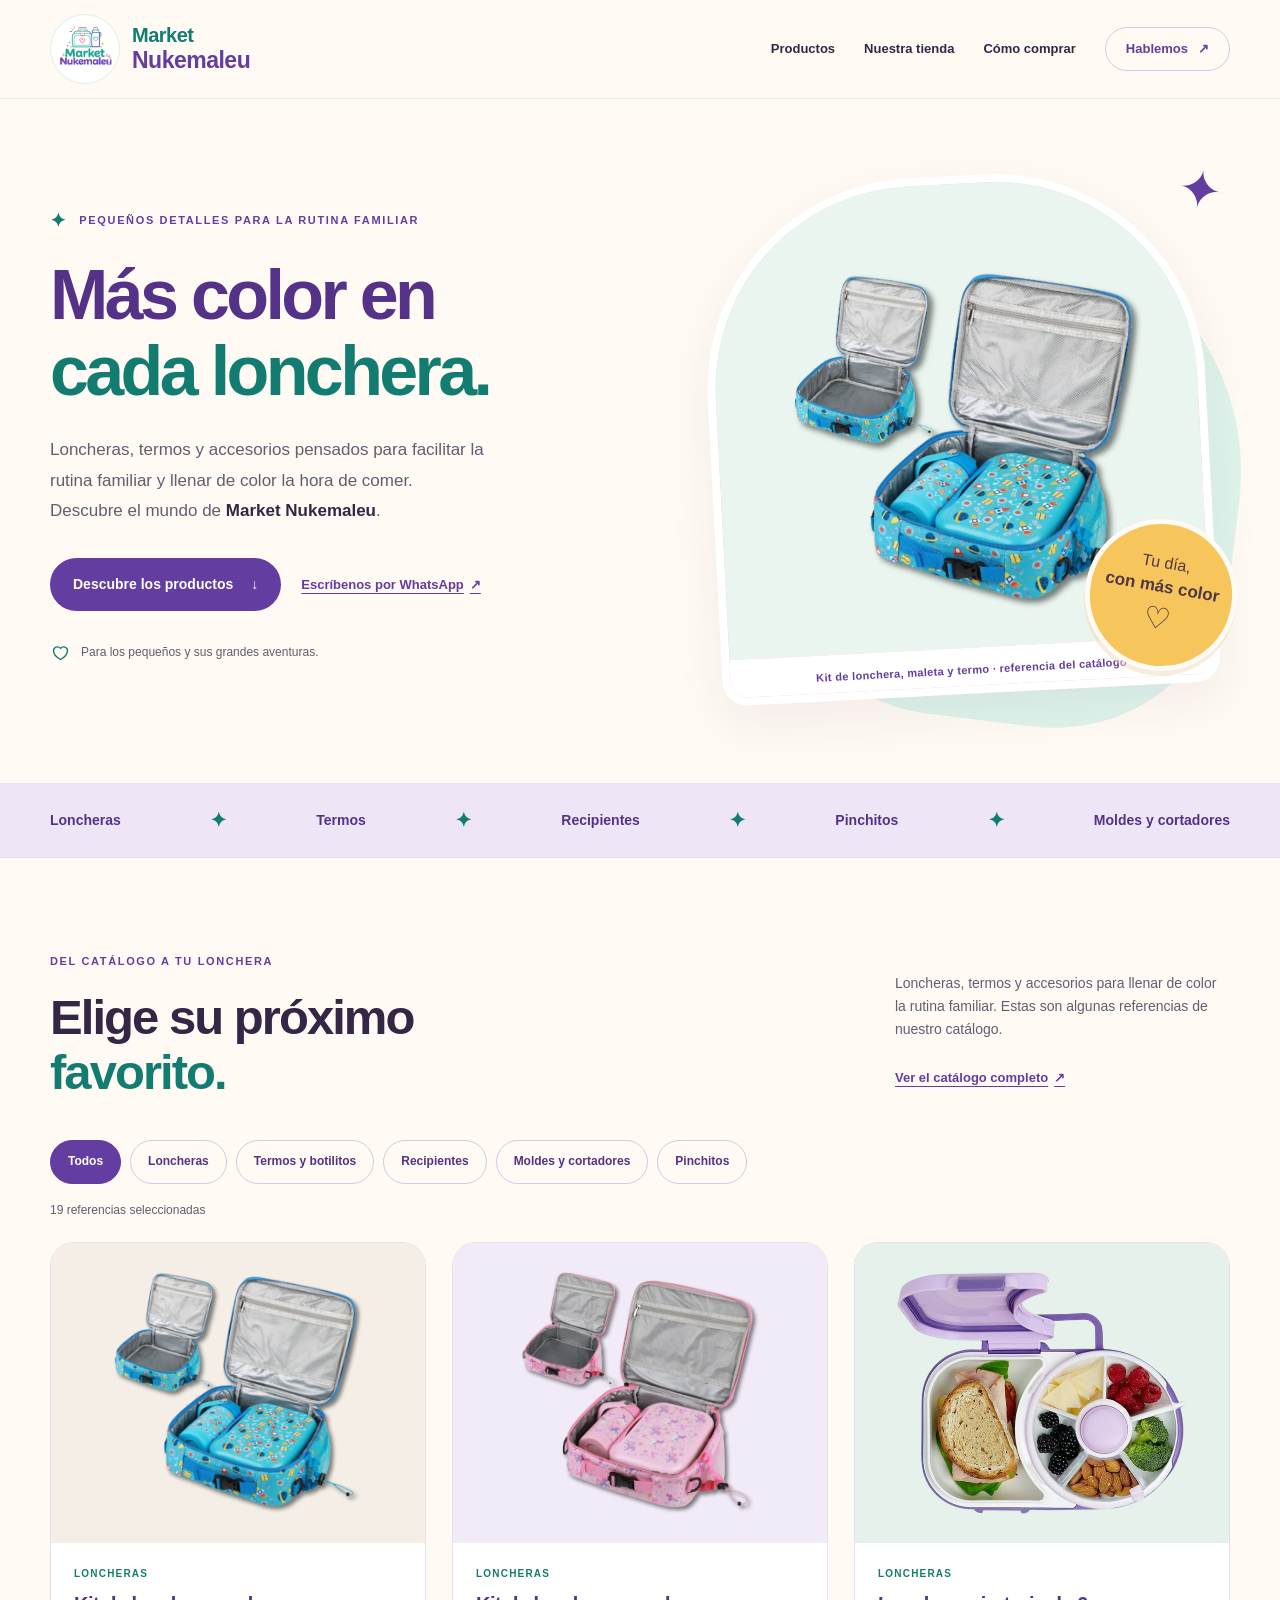
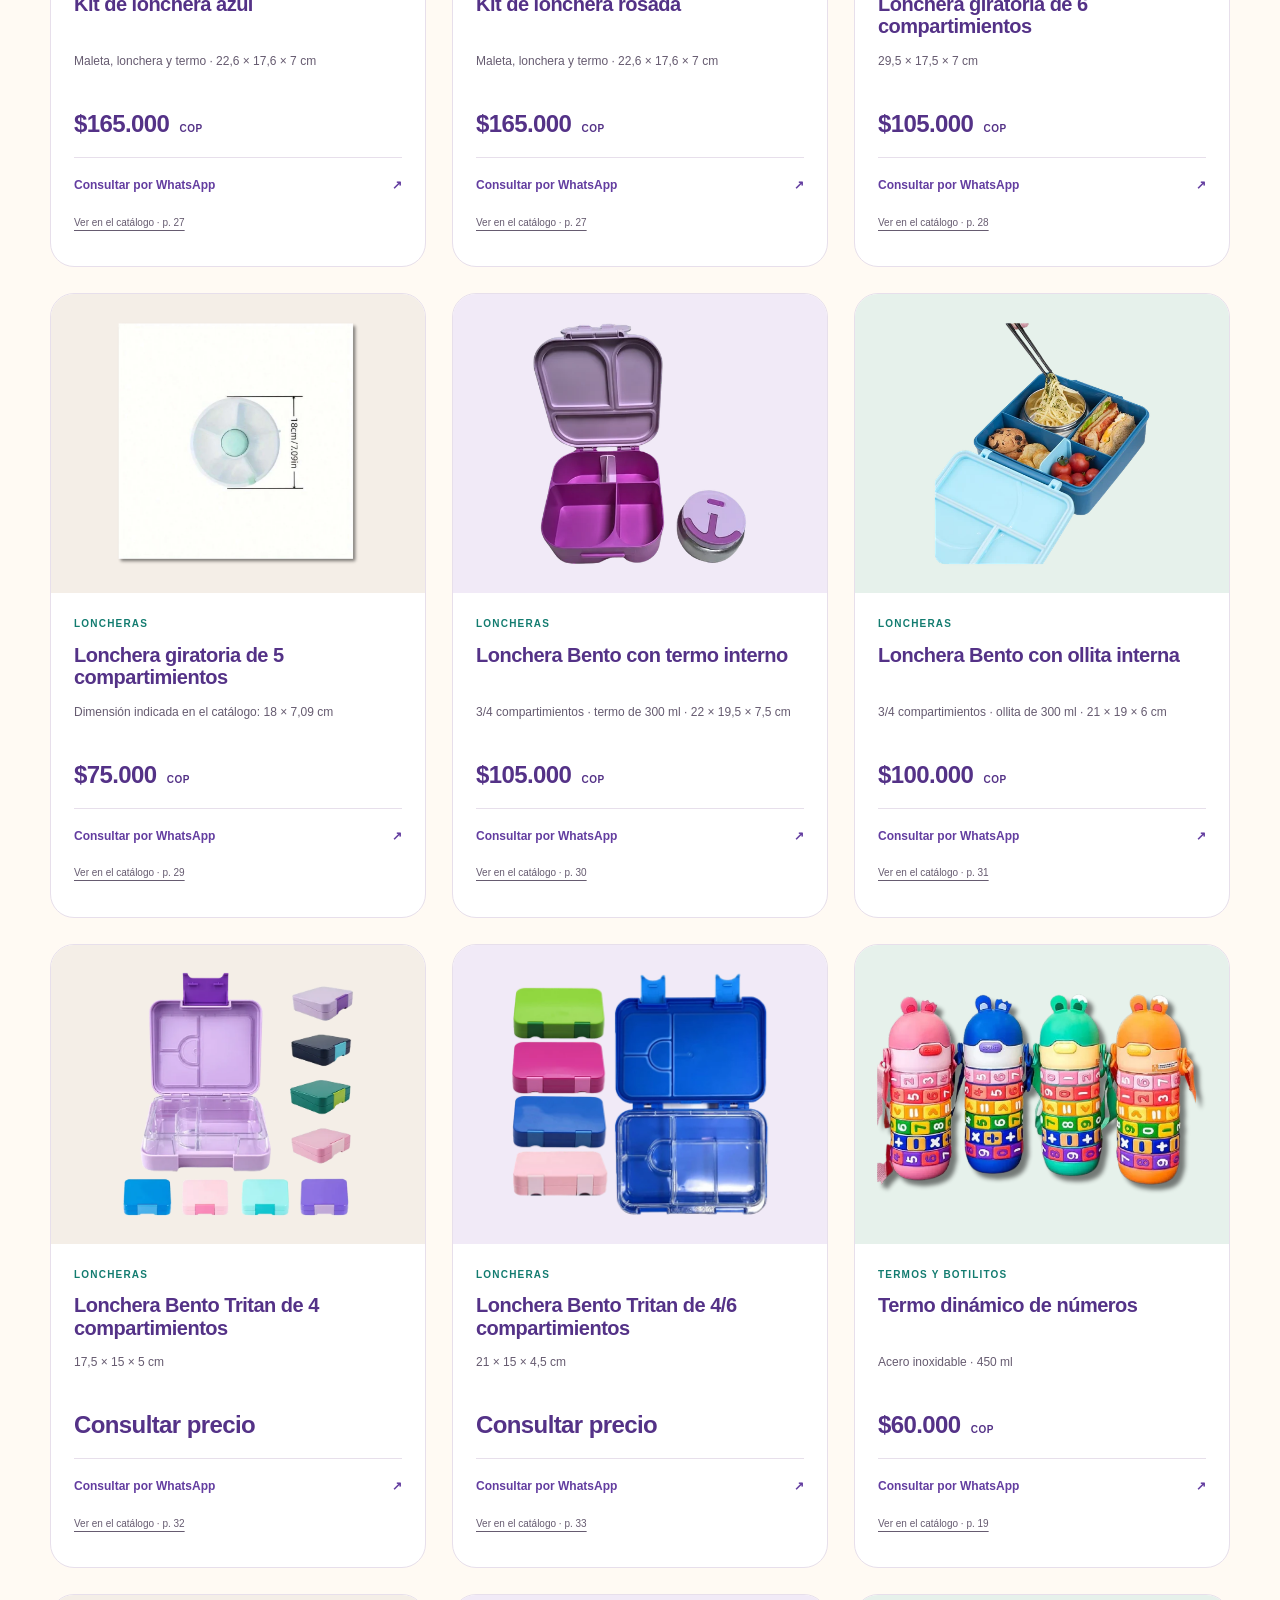
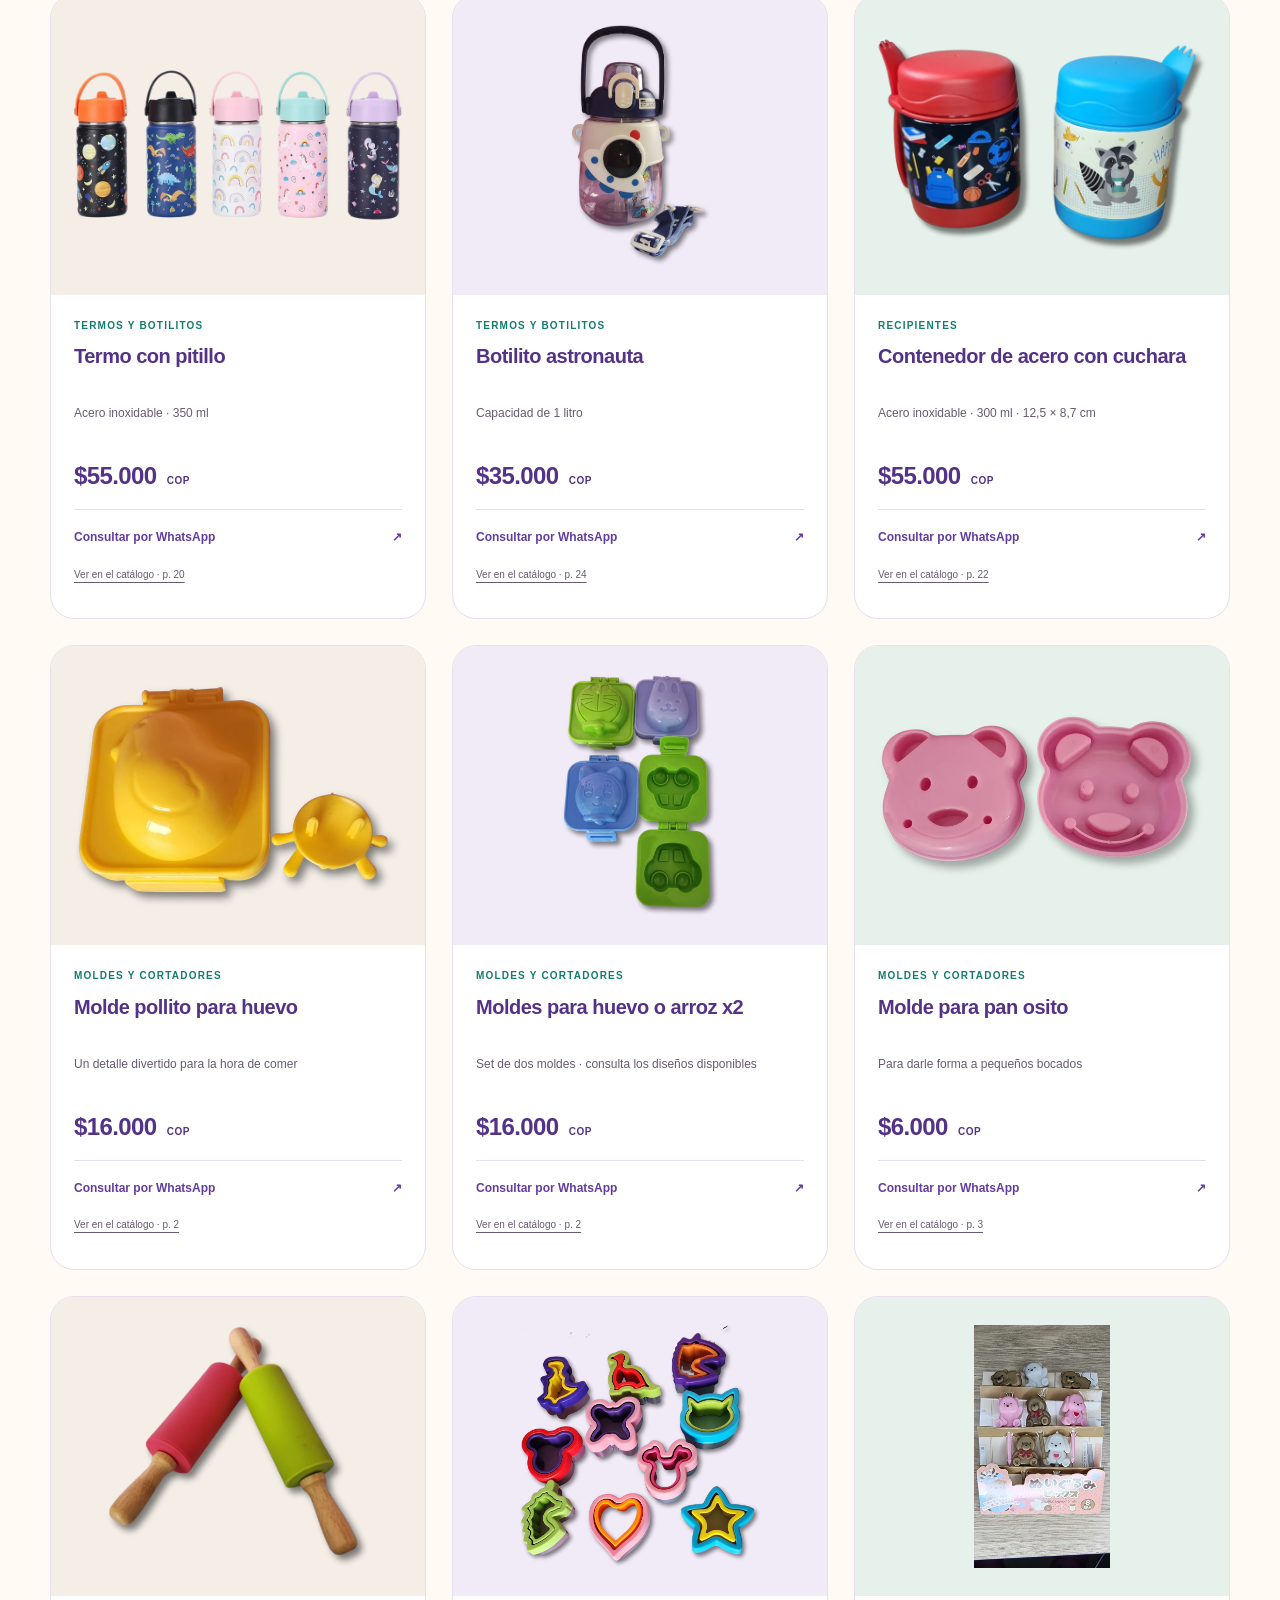
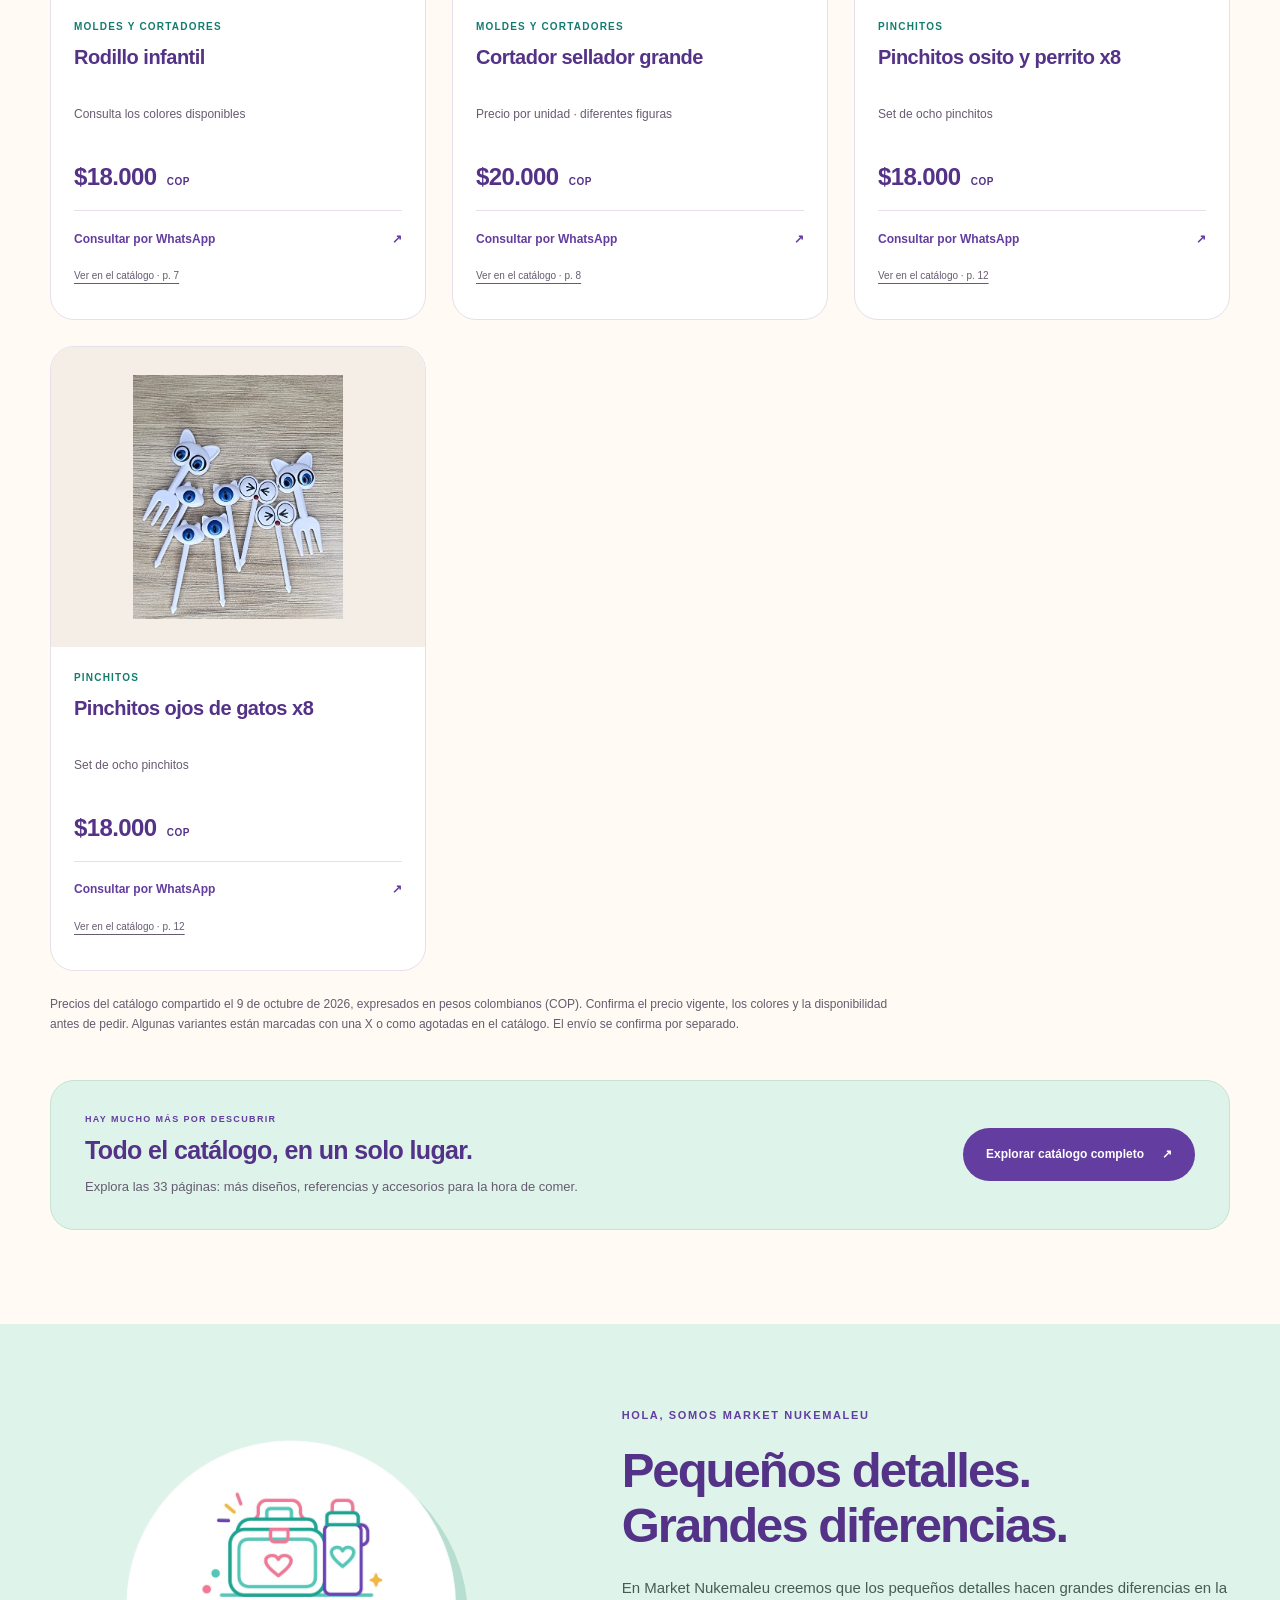
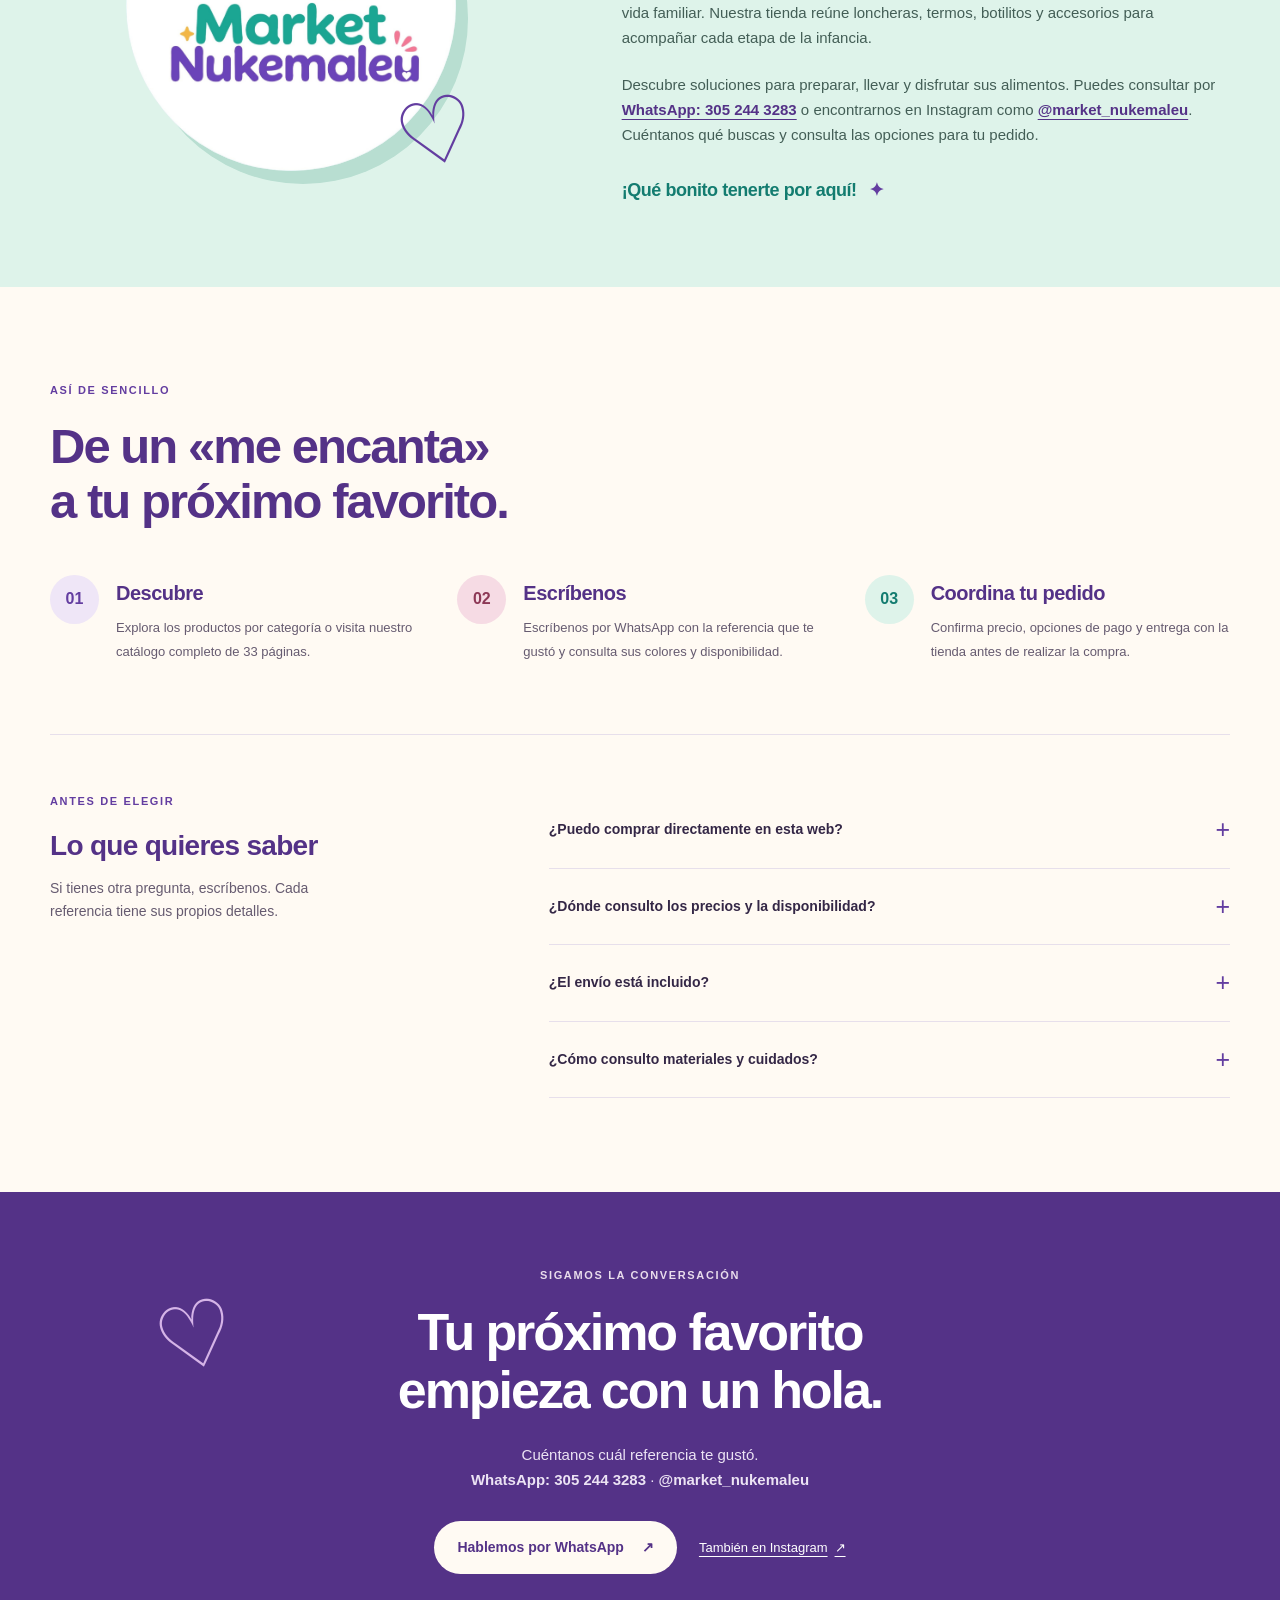
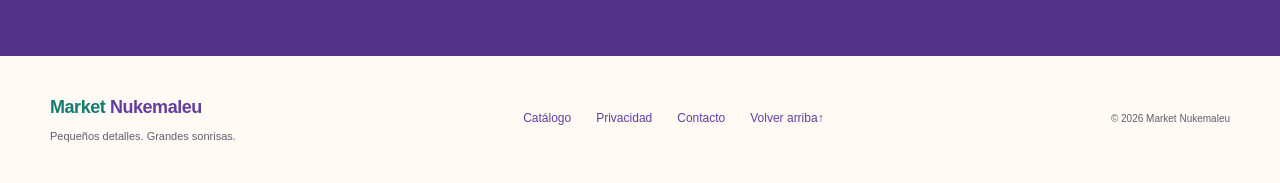
<file: index.html>
<!doctype html>
<html lang="es-CO">
<head>
  <meta charset="utf-8">
  <meta name="viewport" content="width=device-width, initial-scale=1">
  <title>Market Nukemaleu · Dale color a tu día</title>
  <meta name="description" content="Loncheras infantiles, termos, botilitos y accesorios para la rutina familiar. Explora el catálogo de Market Nukemaleu y consulta por WhatsApp.">
  <meta name="robots" content="noindex, nofollow, noarchive">
  <meta name="theme-color" content="#fffaf3">
  <meta property="og:title" content="Market Nukemaleu · Dale color a tu día">
  <meta property="og:description" content="Loncheras, termos y pequeños detalles para grandes sonrisas.">
  <meta property="og:type" content="website">
  <meta property="og:locale" content="es_CO">
  <link rel="icon" type="image/jpeg" href="assets/market-nukemaleu-logo.jpg">
  <link rel="stylesheet" href="styles.css">
  <link rel="stylesheet" href="product-framing.css">
  <script src="app.js" defer></script>
</head>
<body>
  <a class="skip-link" href="#contenido">Saltar al contenido</a>
  <header class="site-header">
    <div class="header-inner wrap">
      <a class="brand" href="#inicio" aria-label="Market Nukemaleu, inicio">
        <img src="assets/market-nukemaleu-logo.jpg" alt="" width="76" height="76">
        <span class="brand-name">Market <strong>Nukemaleu</strong></span>
      </a>
      <button class="menu-toggle" type="button" hidden aria-expanded="false" aria-controls="main-menu" aria-label="Abrir menú">
        <span>Menú</span><svg viewBox="0 0 24 24" fill="none" stroke="currentColor" stroke-width="2" aria-hidden="true"><path d="M4 7h16M4 12h16M4 17h16"/></svg>
      </button>
      <nav class="site-nav" id="main-menu" aria-label="Navegación principal" data-open="false">
        <a href="#coleccion">Productos</a>
        <a href="#nosotros">Nuestra tienda</a>
        <a href="#pedidos">Cómo comprar</a>
        <a class="nav-contact" href="#contacto">Hablemos <span aria-hidden="true">↗</span></a>
      </nav>
    </div>
  </header>

  <main id="contenido">
    <section class="hero wrap" id="inicio" aria-labelledby="hero-title">
      <div class="hero-copy">
        <p class="eyebrow"><span class="tiny-spark" aria-hidden="true">✦</span> PEQUEÑOS DETALLES PARA LA RUTINA FAMILIAR</p>
        <h1 id="hero-title">Más color en<br><span>cada lonchera.</span></h1>
        <p class="hero-description">Loncheras, termos y accesorios pensados para facilitar la rutina familiar y llenar de color la hora de comer. Descubre el mundo de <strong>Market Nukemaleu</strong>.</p>
        <div class="hero-actions">
          <a class="button button-primary" href="#coleccion">Descubre los productos <span aria-hidden="true">↓</span></a>
          <a class="text-link" href="https://wa.me/573052443283" target="_blank" rel="noopener noreferrer">Escríbenos por WhatsApp <span aria-hidden="true">↗</span><span class="sr-only"> (abre en otra pestaña)</span></a>
        </div>
        <div class="hero-note"><svg viewBox="0 0 24 24" fill="none" stroke="currentColor" stroke-width="1.6" aria-hidden="true"><path d="M12 20s-8-4.5-8-10a4.5 4.5 0 0 1 8-2.7A4.5 4.5 0 0 1 20 10c0 5.5-8 10-8 10Z"/></svg> Para los pequeños y sus grandes aventuras.</div>
      </div>
      <div class="hero-visual">
        <div class="photo-halo" aria-hidden="true"></div>
        <figure class="hero-photo">
          <img src="assets/catalogo/kit-azul.webp" alt="Kit azul con bolso de lonchera, recipiente y termo a juego, extraído del catálogo de Market Nukemaleu" width="726" height="656" fetchpriority="high">
          <figcaption>Kit de lonchera, maleta y termo · referencia del catálogo</figcaption>
        </figure>
        <div class="color-sticker">Tu día,<br><strong>con más color</strong><span aria-hidden="true">♡</span></div>
        <span class="floating-spark" aria-hidden="true">✦</span>
      </div>
    </section>

    <div class="category-ribbon" aria-label="Categorías de productos">
      <div class="wrap ribbon-inner"><span>Loncheras</span><span class="ribbon-star" aria-hidden="true">✦</span><span>Termos</span><span class="ribbon-star" aria-hidden="true">✦</span><span>Recipientes</span><span class="ribbon-star" aria-hidden="true">✦</span><span>Pinchitos</span><span class="ribbon-star" aria-hidden="true">✦</span><span>Moldes y cortadores</span></div>
    </div>

    <section class="collection section-pad wrap" id="coleccion" aria-labelledby="collection-title">
      <div class="section-heading">
        <div><p class="eyebrow">DEL CATÁLOGO A TU LONCHERA</p><h2 id="collection-title">Elige su próximo<br><span class="accent-teal">favorito.</span></h2></div>
        <div class="collection-heading-copy"><p>Loncheras, termos y accesorios para llenar de color la rutina familiar. Estas son algunas referencias de nuestro catálogo.</p><a class="text-link" href="catalogo.html">Ver el catálogo completo <span aria-hidden="true">↗</span></a></div>
      </div>
      <div class="product-filters" hidden role="group" aria-label="Filtrar productos por categoría"><button type="button" class="filter-chip is-active" data-filter="all" aria-pressed="true">Todos</button><button type="button" class="filter-chip" data-filter="loncheras" aria-pressed="false">Loncheras</button><button type="button" class="filter-chip" data-filter="termos" aria-pressed="false">Termos y botilitos</button><button type="button" class="filter-chip" data-filter="recipientes" aria-pressed="false">Recipientes</button><button type="button" class="filter-chip" data-filter="moldes" aria-pressed="false">Moldes y cortadores</button><button type="button" class="filter-chip" data-filter="pinchitos" aria-pressed="false">Pinchitos</button></div>
      <p class="product-count" aria-live="polite" aria-atomic="true">19 referencias seleccionadas</p>
      <div class="product-grid">
        <article class="product-card catalog-product" data-category="loncheras">
          <a class="product-image extracted-product media-kit-azul" href="catalogo.html#pagina-27" aria-label="Ver Kit de lonchera azul en el catálogo"><img src="assets/catalogo/kit-azul.webp" alt="Kit de lonchera azul: fotografía del catálogo de Market Nukemaleu" width="726" height="656" loading="lazy"></a>
          <div class="product-copy"><p class="product-category">LONCHERAS</p><h3>Kit de lonchera azul</h3><p class="product-spec">Maleta, lonchera y termo · 22,6 × 17,6 × 7 cm</p><p class="product-price">$165.000 <small>COP</small></p><div class="product-actions"><a class="product-link" href="https://wa.me/573052443283?text=Hola%2C+me+interesa+Kit+de+lonchera+azul.+%C2%BFMe+confirmas+disponibilidad%2C+precio+y+opciones+de+env%C3%ADo%3F" target="_blank" rel="noopener noreferrer">Consultar por WhatsApp <span aria-hidden="true">↗</span><span class="sr-only"> (abre en otra pestaña)</span></a><a class="catalog-source" href="catalogo.html#pagina-27">Ver en el catálogo · p. 27</a></div></div>
        </article>
        <article class="product-card catalog-product" data-category="loncheras">
          <a class="product-image extracted-product media-kit-rosa" href="catalogo.html#pagina-27" aria-label="Ver Kit de lonchera rosada en el catálogo"><img src="assets/catalogo/kit-rosa.webp" alt="Kit de lonchera rosada: fotografía del catálogo de Market Nukemaleu" width="635" height="576" loading="lazy"></a>
          <div class="product-copy"><p class="product-category">LONCHERAS</p><h3>Kit de lonchera rosada</h3><p class="product-spec">Maleta, lonchera y termo · 22,6 × 17,6 × 7 cm</p><p class="product-price">$165.000 <small>COP</small></p><div class="product-actions"><a class="product-link" href="https://wa.me/573052443283?text=Hola%2C+me+interesa+Kit+de+lonchera+rosada.+%C2%BFMe+confirmas+disponibilidad%2C+precio+y+opciones+de+env%C3%ADo%3F" target="_blank" rel="noopener noreferrer">Consultar por WhatsApp <span aria-hidden="true">↗</span><span class="sr-only"> (abre en otra pestaña)</span></a><a class="catalog-source" href="catalogo.html#pagina-27">Ver en el catálogo · p. 27</a></div></div>
        </article>
        <article class="product-card catalog-product" data-category="loncheras">
          <a class="product-image extracted-product media-lonchera-giratoria-6" href="catalogo.html#pagina-28" aria-label="Ver Lonchera giratoria de 6 compartimientos en el catálogo"><img src="assets/catalogo/lonchera-giratoria-6.webp" alt="Lonchera giratoria de 6 compartimientos: fotografía del catálogo de Market Nukemaleu" width="648" height="509" loading="lazy"></a>
          <div class="product-copy"><p class="product-category">LONCHERAS</p><h3>Lonchera giratoria de 6 compartimientos</h3><p class="product-spec">29,5 × 17,5 × 7 cm</p><p class="product-price">$105.000 <small>COP</small></p><div class="product-actions"><a class="product-link" href="https://wa.me/573052443283?text=Hola%2C+me+interesa+Lonchera+giratoria+de+6+compartimientos.+%C2%BFMe+confirmas+disponibilidad%2C+precio+y+opciones+de+env%C3%ADo%3F" target="_blank" rel="noopener noreferrer">Consultar por WhatsApp <span aria-hidden="true">↗</span><span class="sr-only"> (abre en otra pestaña)</span></a><a class="catalog-source" href="catalogo.html#pagina-28">Ver en el catálogo · p. 28</a></div></div>
        </article>
        <article class="product-card catalog-product" data-category="loncheras">
          <a class="product-image extracted-product media-lonchera-giratoria-5" href="catalogo.html#pagina-29" aria-label="Ver Lonchera giratoria de 5 compartimientos en el catálogo"><img src="assets/catalogo/lonchera-giratoria-5.webp" alt="Lonchera giratoria de 5 compartimientos: fotografía del catálogo de Market Nukemaleu" width="810" height="810" loading="lazy"></a>
          <div class="product-copy"><p class="product-category">LONCHERAS</p><h3>Lonchera giratoria de 5 compartimientos</h3><p class="product-spec">Dimensión indicada en el catálogo: 18 × 7,09 cm</p><p class="product-price">$75.000 <small>COP</small></p><div class="product-actions"><a class="product-link" href="https://wa.me/573052443283?text=Hola%2C+me+interesa+Lonchera+giratoria+de+5+compartimientos.+%C2%BFMe+confirmas+disponibilidad%2C+precio+y+opciones+de+env%C3%ADo%3F" target="_blank" rel="noopener noreferrer">Consultar por WhatsApp <span aria-hidden="true">↗</span><span class="sr-only"> (abre en otra pestaña)</span></a><a class="catalog-source" href="catalogo.html#pagina-29">Ver en el catálogo · p. 29</a></div></div>
        </article>
        <article class="product-card catalog-product" data-category="loncheras">
          <a class="product-image extracted-product media-bento-termo" href="catalogo.html#pagina-30" aria-label="Ver Lonchera Bento con termo interno en el catálogo"><img src="assets/catalogo/bento-termo.webp" alt="Lonchera Bento con termo interno: fotografía del catálogo de Market Nukemaleu" width="576" height="576" loading="lazy"></a>
          <div class="product-copy"><p class="product-category">LONCHERAS</p><h3>Lonchera Bento con termo interno</h3><p class="product-spec">3/4 compartimientos · termo de 300 ml · 22 × 19,5 × 7,5 cm</p><p class="product-price">$105.000 <small>COP</small></p><div class="product-actions"><a class="product-link" href="https://wa.me/573052443283?text=Hola%2C+me+interesa+Lonchera+Bento+con+termo+interno.+%C2%BFMe+confirmas+disponibilidad%2C+precio+y+opciones+de+env%C3%ADo%3F" target="_blank" rel="noopener noreferrer">Consultar por WhatsApp <span aria-hidden="true">↗</span><span class="sr-only"> (abre en otra pestaña)</span></a><a class="catalog-source" href="catalogo.html#pagina-30">Ver en el catálogo · p. 30</a></div></div>
        </article>
        <article class="product-card catalog-product" data-category="loncheras">
          <a class="product-image extracted-product media-bento-ollita" href="catalogo.html#pagina-31" aria-label="Ver Lonchera Bento con ollita interna en el catálogo"><img src="assets/catalogo/bento-ollita.webp" alt="Lonchera Bento con ollita interna: fotografía del catálogo de Market Nukemaleu" width="440" height="461" loading="lazy"></a>
          <div class="product-copy"><p class="product-category">LONCHERAS</p><h3>Lonchera Bento con ollita interna</h3><p class="product-spec">3/4 compartimientos · ollita de 300 ml · 21 × 19 × 6 cm</p><p class="product-price">$100.000 <small>COP</small></p><div class="product-actions"><a class="product-link" href="https://wa.me/573052443283?text=Hola%2C+me+interesa+Lonchera+Bento+con+ollita+interna.+%C2%BFMe+confirmas+disponibilidad%2C+precio+y+opciones+de+env%C3%ADo%3F" target="_blank" rel="noopener noreferrer">Consultar por WhatsApp <span aria-hidden="true">↗</span><span class="sr-only"> (abre en otra pestaña)</span></a><a class="catalog-source" href="catalogo.html#pagina-31">Ver en el catálogo · p. 31</a></div></div>
        </article>
        <article class="product-card catalog-product" data-category="loncheras">
          <a class="product-image extracted-product media-bento-tritan-4" href="catalogo.html#pagina-32" aria-label="Ver Lonchera Bento Tritan de 4 compartimientos en el catálogo"><img src="assets/catalogo/bento-tritan-4.webp" alt="Lonchera Bento Tritan de 4 compartimientos: fotografía del catálogo de Market Nukemaleu" width="762" height="763" loading="lazy"></a>
          <div class="product-copy"><p class="product-category">LONCHERAS</p><h3>Lonchera Bento Tritan de 4 compartimientos</h3><p class="product-spec">17,5 × 15 × 5 cm</p><p class="product-price">Consultar precio</p><div class="product-actions"><a class="product-link" href="https://wa.me/573052443283?text=Hola%2C+me+interesa+Lonchera+Bento+Tritan+de+4+compartimientos.+%C2%BFMe+confirmas+disponibilidad%2C+precio+y+opciones+de+env%C3%ADo%3F" target="_blank" rel="noopener noreferrer">Consultar por WhatsApp <span aria-hidden="true">↗</span><span class="sr-only"> (abre en otra pestaña)</span></a><a class="catalog-source" href="catalogo.html#pagina-32">Ver en el catálogo · p. 32</a></div></div>
        </article>
        <article class="product-card catalog-product" data-category="loncheras">
          <a class="product-image extracted-product media-bento-tritan-6" href="catalogo.html#pagina-33" aria-label="Ver Lonchera Bento Tritan de 4/6 compartimientos en el catálogo"><img src="assets/catalogo/bento-tritan-6.webp" alt="Lonchera Bento Tritan de 4/6 compartimientos: fotografía del catálogo de Market Nukemaleu" width="700" height="700" loading="lazy"></a>
          <div class="product-copy"><p class="product-category">LONCHERAS</p><h3>Lonchera Bento Tritan de 4/6 compartimientos</h3><p class="product-spec">21 × 15 × 4,5 cm</p><p class="product-price">Consultar precio</p><div class="product-actions"><a class="product-link" href="https://wa.me/573052443283?text=Hola%2C+me+interesa+Lonchera+Bento+Tritan+de+4%2F6+compartimientos.+%C2%BFMe+confirmas+disponibilidad%2C+precio+y+opciones+de+env%C3%ADo%3F" target="_blank" rel="noopener noreferrer">Consultar por WhatsApp <span aria-hidden="true">↗</span><span class="sr-only"> (abre en otra pestaña)</span></a><a class="catalog-source" href="catalogo.html#pagina-33">Ver en el catálogo · p. 33</a></div></div>
        </article>
        <article class="product-card catalog-product" data-category="termos">
          <a class="product-image extracted-product media-termo-numeros" href="catalogo.html#pagina-19" aria-label="Ver Termo dinámico de números en el catálogo"><img src="assets/catalogo/termo-numeros.webp" alt="Termo dinámico de números: fotografía del catálogo de Market Nukemaleu" width="640" height="640" loading="lazy"></a>
          <div class="product-copy"><p class="product-category">TERMOS Y BOTILITOS</p><h3>Termo dinámico de números</h3><p class="product-spec">Acero inoxidable · 450 ml</p><p class="product-price">$60.000 <small>COP</small></p><div class="product-actions"><a class="product-link" href="https://wa.me/573052443283?text=Hola%2C+me+interesa+Termo+din%C3%A1mico+de+n%C3%BAmeros.+%C2%BFMe+confirmas+disponibilidad%2C+precio+y+opciones+de+env%C3%ADo%3F" target="_blank" rel="noopener noreferrer">Consultar por WhatsApp <span aria-hidden="true">↗</span><span class="sr-only"> (abre en otra pestaña)</span></a><a class="catalog-source" href="catalogo.html#pagina-19">Ver en el catálogo · p. 19</a></div></div>
        </article>
        <article class="product-card catalog-product" data-category="termos">
          <a class="product-image extracted-product media-termo-pitillo" href="catalogo.html#pagina-20" aria-label="Ver Termo con pitillo en el catálogo"><img src="assets/catalogo/termo-pitillo.webp" alt="Termo con pitillo: fotografía del catálogo de Market Nukemaleu" width="840" height="840" loading="lazy"></a>
          <div class="product-copy"><p class="product-category">TERMOS Y BOTILITOS</p><h3>Termo con pitillo</h3><p class="product-spec">Acero inoxidable · 350 ml</p><p class="product-price">$55.000 <small>COP</small></p><div class="product-actions"><a class="product-link" href="https://wa.me/573052443283?text=Hola%2C+me+interesa+Termo+con+pitillo.+%C2%BFMe+confirmas+disponibilidad%2C+precio+y+opciones+de+env%C3%ADo%3F" target="_blank" rel="noopener noreferrer">Consultar por WhatsApp <span aria-hidden="true">↗</span><span class="sr-only"> (abre en otra pestaña)</span></a><a class="catalog-source" href="catalogo.html#pagina-20">Ver en el catálogo · p. 20</a></div></div>
        </article>
        <article class="product-card catalog-product" data-category="termos">
          <a class="product-image extracted-product media-botilito-astronauta" href="catalogo.html#pagina-24" aria-label="Ver Botilito astronauta en el catálogo"><img src="assets/catalogo/botilito-astronauta.webp" alt="Botilito astronauta: fotografía del catálogo de Market Nukemaleu" width="563" height="1000" loading="lazy"></a>
          <div class="product-copy"><p class="product-category">TERMOS Y BOTILITOS</p><h3>Botilito astronauta</h3><p class="product-spec">Capacidad de 1 litro</p><p class="product-price">$35.000 <small>COP</small></p><div class="product-actions"><a class="product-link" href="https://wa.me/573052443283?text=Hola%2C+me+interesa+Botilito+astronauta.+%C2%BFMe+confirmas+disponibilidad%2C+precio+y+opciones+de+env%C3%ADo%3F" target="_blank" rel="noopener noreferrer">Consultar por WhatsApp <span aria-hidden="true">↗</span><span class="sr-only"> (abre en otra pestaña)</span></a><a class="catalog-source" href="catalogo.html#pagina-24">Ver en el catálogo · p. 24</a></div></div>
        </article>
        <article class="product-card catalog-product" data-category="recipientes">
          <a class="product-image extracted-product media-contenedor-acero" href="catalogo.html#pagina-22" aria-label="Ver Contenedor de acero con cuchara en el catálogo"><img src="assets/catalogo/contenedor-acero.webp" alt="Contenedor de acero con cuchara: fotografía del catálogo de Market Nukemaleu" width="770" height="488" loading="lazy"></a>
          <div class="product-copy"><p class="product-category">RECIPIENTES</p><h3>Contenedor de acero con cuchara</h3><p class="product-spec">Acero inoxidable · 300 ml · 12,5 × 8,7 cm</p><p class="product-price">$55.000 <small>COP</small></p><div class="product-actions"><a class="product-link" href="https://wa.me/573052443283?text=Hola%2C+me+interesa+Contenedor+de+acero+con+cuchara.+%C2%BFMe+confirmas+disponibilidad%2C+precio+y+opciones+de+env%C3%ADo%3F" target="_blank" rel="noopener noreferrer">Consultar por WhatsApp <span aria-hidden="true">↗</span><span class="sr-only"> (abre en otra pestaña)</span></a><a class="catalog-source" href="catalogo.html#pagina-22">Ver en el catálogo · p. 22</a></div></div>
        </article>
        <article class="product-card catalog-product" data-category="moldes">
          <a class="product-image extracted-product media-molde-pollito" href="catalogo.html#pagina-02" aria-label="Ver Molde pollito para huevo en el catálogo"><img src="assets/catalogo/molde-pollito.webp" alt="Molde pollito para huevo: fotografía del catálogo de Market Nukemaleu" width="676" height="1200" loading="lazy"></a>
          <div class="product-copy"><p class="product-category">MOLDES Y CORTADORES</p><h3>Molde pollito para huevo</h3><p class="product-spec">Un detalle divertido para la hora de comer</p><p class="product-price">$16.000 <small>COP</small></p><div class="product-actions"><a class="product-link" href="https://wa.me/573052443283?text=Hola%2C+me+interesa+Molde+pollito+para+huevo.+%C2%BFMe+confirmas+disponibilidad%2C+precio+y+opciones+de+env%C3%ADo%3F" target="_blank" rel="noopener noreferrer">Consultar por WhatsApp <span aria-hidden="true">↗</span><span class="sr-only"> (abre en otra pestaña)</span></a><a class="catalog-source" href="catalogo.html#pagina-02">Ver en el catálogo · p. 2</a></div></div>
        </article>
        <article class="product-card catalog-product" data-category="moldes">
          <a class="product-image extracted-product media-moldes-huevo" href="catalogo.html#pagina-02" aria-label="Ver Moldes para huevo o arroz x2 en el catálogo"><img src="assets/catalogo/moldes-huevo.webp" alt="Moldes para huevo o arroz x2: fotografía del catálogo de Market Nukemaleu" width="676" height="1200" loading="lazy"></a>
          <div class="product-copy"><p class="product-category">MOLDES Y CORTADORES</p><h3>Moldes para huevo o arroz x2</h3><p class="product-spec">Set de dos moldes · consulta los diseños disponibles</p><p class="product-price">$16.000 <small>COP</small></p><div class="product-actions"><a class="product-link" href="https://wa.me/573052443283?text=Hola%2C+me+interesa+Moldes+para+huevo+o+arroz+x2.+%C2%BFMe+confirmas+disponibilidad%2C+precio+y+opciones+de+env%C3%ADo%3F" target="_blank" rel="noopener noreferrer">Consultar por WhatsApp <span aria-hidden="true">↗</span><span class="sr-only"> (abre en otra pestaña)</span></a><a class="catalog-source" href="catalogo.html#pagina-02">Ver en el catálogo · p. 2</a></div></div>
        </article>
        <article class="product-card catalog-product" data-category="moldes">
          <a class="product-image extracted-product media-molde-osito" href="catalogo.html#pagina-03" aria-label="Ver Molde para pan osito en el catálogo"><img src="assets/catalogo/molde-osito.webp" alt="Molde para pan osito: fotografía del catálogo de Market Nukemaleu" width="676" height="1200" loading="lazy"></a>
          <div class="product-copy"><p class="product-category">MOLDES Y CORTADORES</p><h3>Molde para pan osito</h3><p class="product-spec">Para darle forma a pequeños bocados</p><p class="product-price">$6.000 <small>COP</small></p><div class="product-actions"><a class="product-link" href="https://wa.me/573052443283?text=Hola%2C+me+interesa+Molde+para+pan+osito.+%C2%BFMe+confirmas+disponibilidad%2C+precio+y+opciones+de+env%C3%ADo%3F" target="_blank" rel="noopener noreferrer">Consultar por WhatsApp <span aria-hidden="true">↗</span><span class="sr-only"> (abre en otra pestaña)</span></a><a class="catalog-source" href="catalogo.html#pagina-03">Ver en el catálogo · p. 3</a></div></div>
        </article>
        <article class="product-card catalog-product" data-category="moldes">
          <a class="product-image extracted-product media-rodillo-infantil" href="catalogo.html#pagina-07" aria-label="Ver Rodillo infantil en el catálogo"><img src="assets/catalogo/rodillo-infantil.webp" alt="Rodillo infantil: fotografía del catálogo de Market Nukemaleu" width="676" height="1200" loading="lazy"></a>
          <div class="product-copy"><p class="product-category">MOLDES Y CORTADORES</p><h3>Rodillo infantil</h3><p class="product-spec">Consulta los colores disponibles</p><p class="product-price">$18.000 <small>COP</small></p><div class="product-actions"><a class="product-link" href="https://wa.me/573052443283?text=Hola%2C+me+interesa+Rodillo+infantil.+%C2%BFMe+confirmas+disponibilidad%2C+precio+y+opciones+de+env%C3%ADo%3F" target="_blank" rel="noopener noreferrer">Consultar por WhatsApp <span aria-hidden="true">↗</span><span class="sr-only"> (abre en otra pestaña)</span></a><a class="catalog-source" href="catalogo.html#pagina-07">Ver en el catálogo · p. 7</a></div></div>
        </article>
        <article class="product-card catalog-product" data-category="moldes">
          <a class="product-image extracted-product media-cortadores-sellador" href="catalogo.html#pagina-08" aria-label="Ver Cortador sellador grande en el catálogo"><img src="assets/catalogo/cortadores-sellador.webp" alt="Cortador sellador grande: fotografía del catálogo de Market Nukemaleu" width="1015" height="1200" loading="lazy"></a>
          <div class="product-copy"><p class="product-category">MOLDES Y CORTADORES</p><h3>Cortador sellador grande</h3><p class="product-spec">Precio por unidad · diferentes figuras</p><p class="product-price">$20.000 <small>COP</small></p><div class="product-actions"><a class="product-link" href="https://wa.me/573052443283?text=Hola%2C+me+interesa+Cortador+sellador+grande.+%C2%BFMe+confirmas+disponibilidad%2C+precio+y+opciones+de+env%C3%ADo%3F" target="_blank" rel="noopener noreferrer">Consultar por WhatsApp <span aria-hidden="true">↗</span><span class="sr-only"> (abre en otra pestaña)</span></a><a class="catalog-source" href="catalogo.html#pagina-08">Ver en el catálogo · p. 8</a></div></div>
        </article>
        <article class="product-card catalog-product" data-category="pinchitos">
          <a class="product-image extracted-product media-pinchitos-ositos" href="catalogo.html#pagina-12" aria-label="Ver Pinchitos osito y perrito x8 en el catálogo"><img src="assets/catalogo/pinchitos-ositos.webp" alt="Pinchitos osito y perrito x8: fotografía del catálogo de Market Nukemaleu" width="540" height="960" loading="lazy"></a>
          <div class="product-copy"><p class="product-category">PINCHITOS</p><h3>Pinchitos osito y perrito x8</h3><p class="product-spec">Set de ocho pinchitos</p><p class="product-price">$18.000 <small>COP</small></p><div class="product-actions"><a class="product-link" href="https://wa.me/573052443283?text=Hola%2C+me+interesa+Pinchitos+osito+y+perrito+x8.+%C2%BFMe+confirmas+disponibilidad%2C+precio+y+opciones+de+env%C3%ADo%3F" target="_blank" rel="noopener noreferrer">Consultar por WhatsApp <span aria-hidden="true">↗</span><span class="sr-only"> (abre en otra pestaña)</span></a><a class="catalog-source" href="catalogo.html#pagina-12">Ver en el catálogo · p. 12</a></div></div>
        </article>
        <article class="product-card catalog-product" data-category="pinchitos">
          <a class="product-image extracted-product media-pinchitos-ojos" href="catalogo.html#pagina-12" aria-label="Ver Pinchitos ojos de gatos x8 en el catálogo"><img src="assets/catalogo/pinchitos-ojos.webp" alt="Pinchitos ojos de gatos x8: fotografía del catálogo de Market Nukemaleu" width="559" height="645" loading="lazy"></a>
          <div class="product-copy"><p class="product-category">PINCHITOS</p><h3>Pinchitos ojos de gatos x8</h3><p class="product-spec">Set de ocho pinchitos</p><p class="product-price">$18.000 <small>COP</small></p><div class="product-actions"><a class="product-link" href="https://wa.me/573052443283?text=Hola%2C+me+interesa+Pinchitos+ojos+de+gatos+x8.+%C2%BFMe+confirmas+disponibilidad%2C+precio+y+opciones+de+env%C3%ADo%3F" target="_blank" rel="noopener noreferrer">Consultar por WhatsApp <span aria-hidden="true">↗</span><span class="sr-only"> (abre en otra pestaña)</span></a><a class="catalog-source" href="catalogo.html#pagina-12">Ver en el catálogo · p. 12</a></div></div>
        </article>
      </div>
      <p class="collection-note">Precios del catálogo compartido el 9 de octubre de 2026, expresados en pesos colombianos (COP). Confirma el precio vigente, los colores y la disponibilidad antes de pedir. Algunas variantes están marcadas con una X o como agotadas en el catálogo. El envío se confirma por separado.</p>
      <div class="catalog-banner"><div><p class="eyebrow">HAY MUCHO MÁS POR DESCUBRIR</p><h3>Todo el catálogo, en un solo lugar.</h3><p>Explora las 33 páginas: más diseños, referencias y accesorios para la hora de comer.</p></div><a class="button button-primary" href="catalogo.html">Explorar catálogo completo <span aria-hidden="true">↗</span></a></div>
    </section>

    <section class="about-section" id="nosotros" aria-labelledby="about-title">
      <div class="wrap about-grid">
        <div class="about-brand"><img src="assets/market-nukemaleu-logo.jpg" alt="Logo de Market Nukemaleu: una lonchera y un termo con corazones" width="1535" height="1536" loading="lazy"><span class="about-doodle" aria-hidden="true">♡</span></div>
        <div class="about-copy"><p class="eyebrow">HOLA, SOMOS MARKET NUKEMALEU</p><h2 id="about-title">Pequeños detalles.<br>Grandes diferencias.</h2><p>En Market Nukemaleu creemos que los pequeños detalles hacen grandes diferencias en la vida familiar. Nuestra tienda reúne loncheras, termos, botilitos y accesorios para acompañar cada etapa de la infancia.</p><p>Descubre soluciones para preparar, llevar y disfrutar sus alimentos. Puedes consultar por <a href="https://wa.me/573052443283" target="_blank" rel="noopener noreferrer"><strong>WhatsApp: 305 244 3283</strong><span class="sr-only"> (abre en otra pestaña)</span></a> o encontrarnos en Instagram como <a href="https://www.instagram.com/market_nukemaleu/" target="_blank" rel="noopener noreferrer"><strong>@market_nukemaleu</strong><span class="sr-only"> (abre en otra pestaña)</span></a>. Cuéntanos qué buscas y consulta las opciones para tu pedido.</p><div class="about-signature">¡Qué bonito tenerte por aquí! <span aria-hidden="true">✦</span></div></div>
      </div>
    </section>

    <section class="shopping-section section-pad wrap" id="pedidos" aria-labelledby="shopping-title">
      <p class="eyebrow">ASÍ DE SENCILLO</p><h2 id="shopping-title">De un «me encanta»<br>a tu próximo favorito.</h2>
      <ol class="shopping-steps">
        <li><span class="step-number" aria-hidden="true">01</span><div><h3>Descubre</h3><p>Explora los productos por categoría o visita nuestro catálogo completo de 33 páginas.</p></div></li>
        <li><span class="step-number" aria-hidden="true">02</span><div><h3>Escríbenos</h3><p>Escríbenos por WhatsApp con la referencia que te gustó y consulta sus colores y disponibilidad.</p></div></li>
        <li><span class="step-number" aria-hidden="true">03</span><div><h3>Coordina tu pedido</h3><p>Confirma precio, opciones de pago y entrega con la tienda antes de realizar la compra.</p></div></li>
      </ol>
      <div class="faq-layout"><div><p class="eyebrow">ANTES DE ELEGIR</p><h3 class="faq-title">Lo que quieres saber</h3><p class="faq-intro">Si tienes otra pregunta, escríbenos. Cada referencia tiene sus propios detalles.</p></div>
        <div class="faq-list">
          <details><summary>¿Puedo comprar directamente en esta web?<span aria-hidden="true">+</span></summary><p>Esta web presenta la marca y una selección de productos. Las consultas y la coordinación de pedidos se realizan por WhatsApp o Instagram.</p></details>
          <details><summary>¿Dónde consulto los precios y la disponibilidad?<span aria-hidden="true">+</span></summary><p>Los precios mostrados corresponden al catálogo compartido. Consulta por <a href="https://wa.me/573052443283" target="_blank" rel="noopener noreferrer">WhatsApp<span class="sr-only"> (abre en otra pestaña)</span></a> para confirmar el precio vigente, el color y la disponibilidad. Las referencias sin precio en el catálogo se muestran como «Consultar precio».</p></details>
          <details><summary>¿El envío está incluido?<span aria-hidden="true">+</span></summary><p>El costo de envío se confirma por separado al consultar tu pedido. Coordina la cobertura, el valor y el plazo de entrega con la tienda.</p></details>
          <details><summary>¿Cómo consulto materiales y cuidados?<span aria-hidden="true">+</span></summary><p>Pregunta por la ficha o las indicaciones de la referencia que te interesa, incluidos sus materiales, cuidados y si está identificada como libre de BPA. Las características pueden variar entre productos.</p></details>
        </div>
      </div>
    </section>

    <section class="contact-section" id="contacto" aria-labelledby="contact-title">
      <div class="wrap contact-inner"><span class="contact-heart" aria-hidden="true">♡</span><p class="eyebrow">SIGAMOS LA CONVERSACIÓN</p><h2 id="contact-title">Tu próximo favorito<br>empieza con un hola.</h2><p>Cuéntanos cuál referencia te gustó.<br><strong>WhatsApp: 305 244 3283</strong> · <strong>@market_nukemaleu</strong></p><div class="contact-actions"><a class="button button-light" href="https://wa.me/573052443283" target="_blank" rel="noopener noreferrer">Hablemos por WhatsApp <span aria-hidden="true">↗</span><span class="sr-only"> (abre en otra pestaña)</span></a><a class="contact-instagram" href="https://www.instagram.com/market_nukemaleu/" target="_blank" rel="noopener noreferrer">También en Instagram <span aria-hidden="true">↗</span><span class="sr-only"> (abre en otra pestaña)</span></a></div></div>
    </section>
  </main>

  <footer class="site-footer"><div class="wrap footer-inner"><div><a class="footer-brand" href="#inicio">Market <strong>Nukemaleu</strong></a><p>Pequeños detalles. Grandes sonrisas.</p></div><div class="footer-links"><a href="catalogo.html">Catálogo</a><a href="privacidad.html">Privacidad</a><a href="#contacto">Contacto</a><a href="#inicio">Volver arriba <span aria-hidden="true">↑</span></a></div><p class="copyright">© 2026 Market Nukemaleu</p></div></footer>
</body>
</html>
</file>
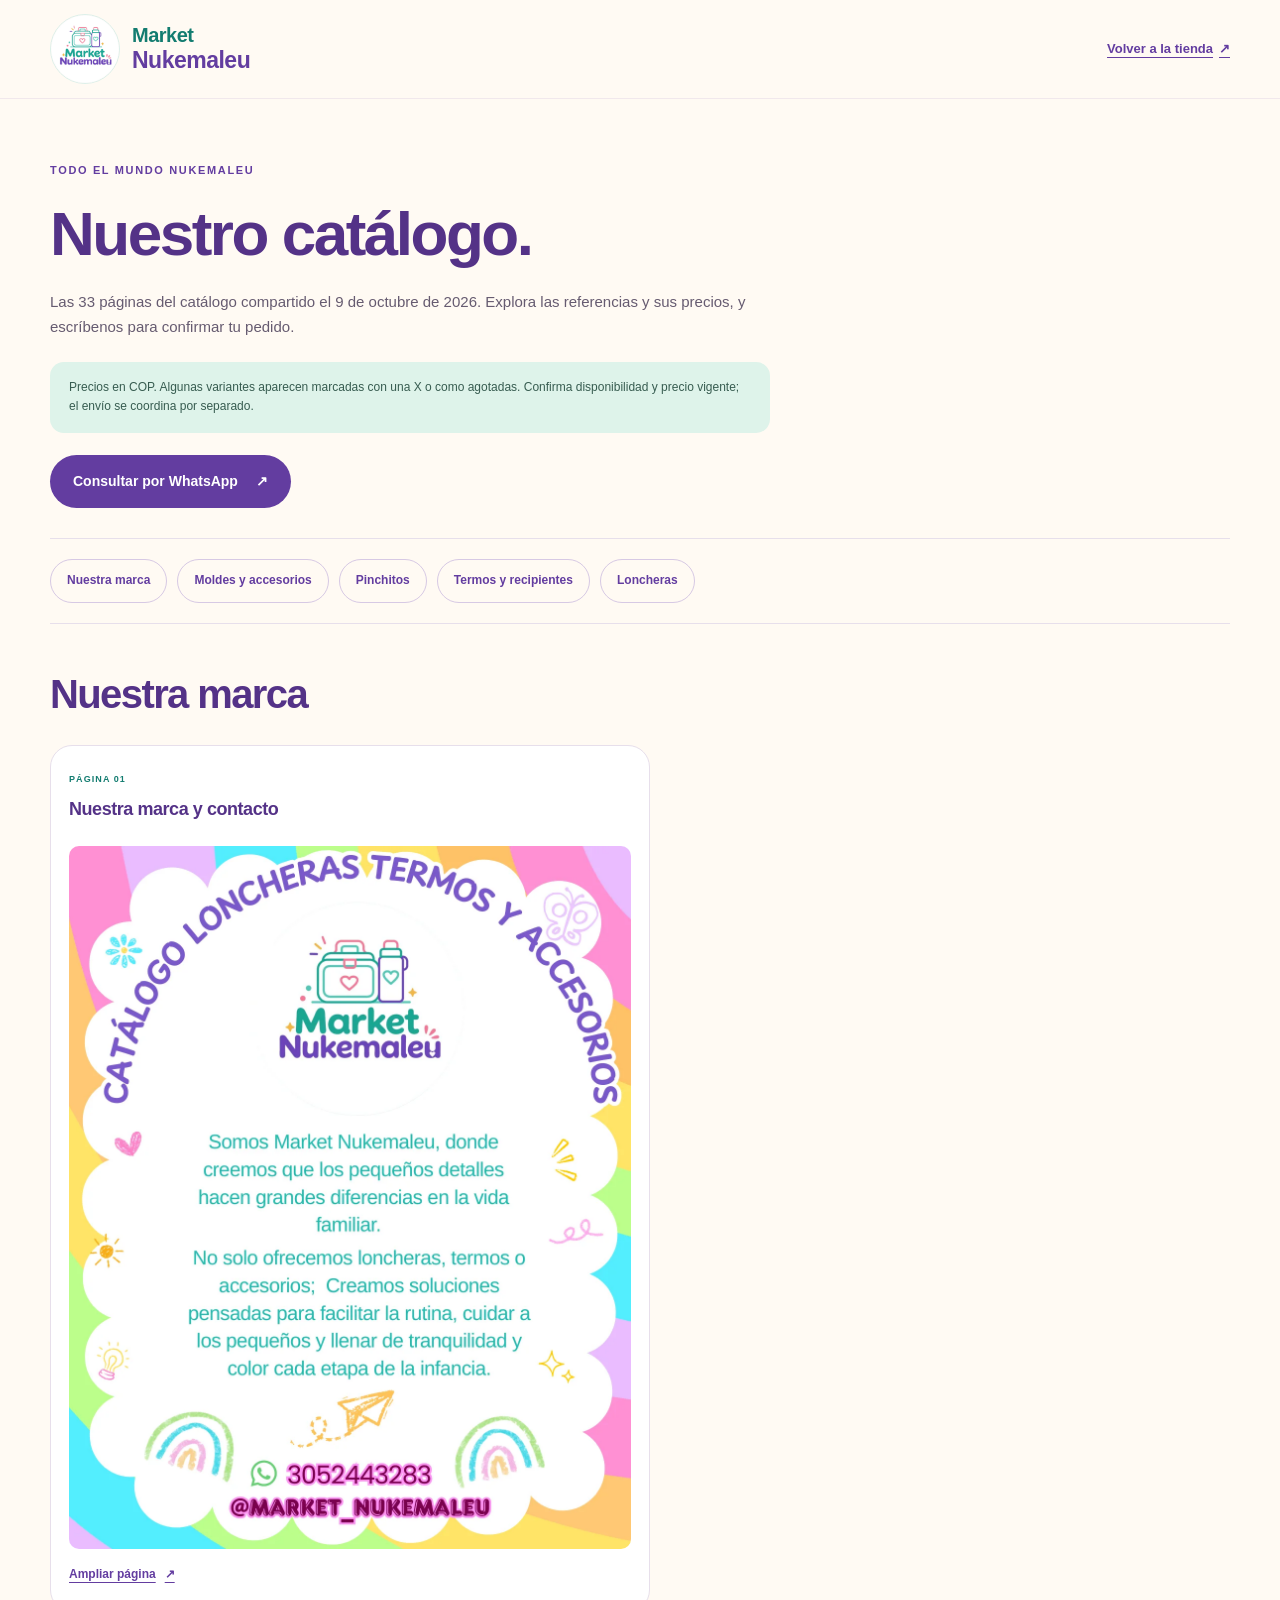
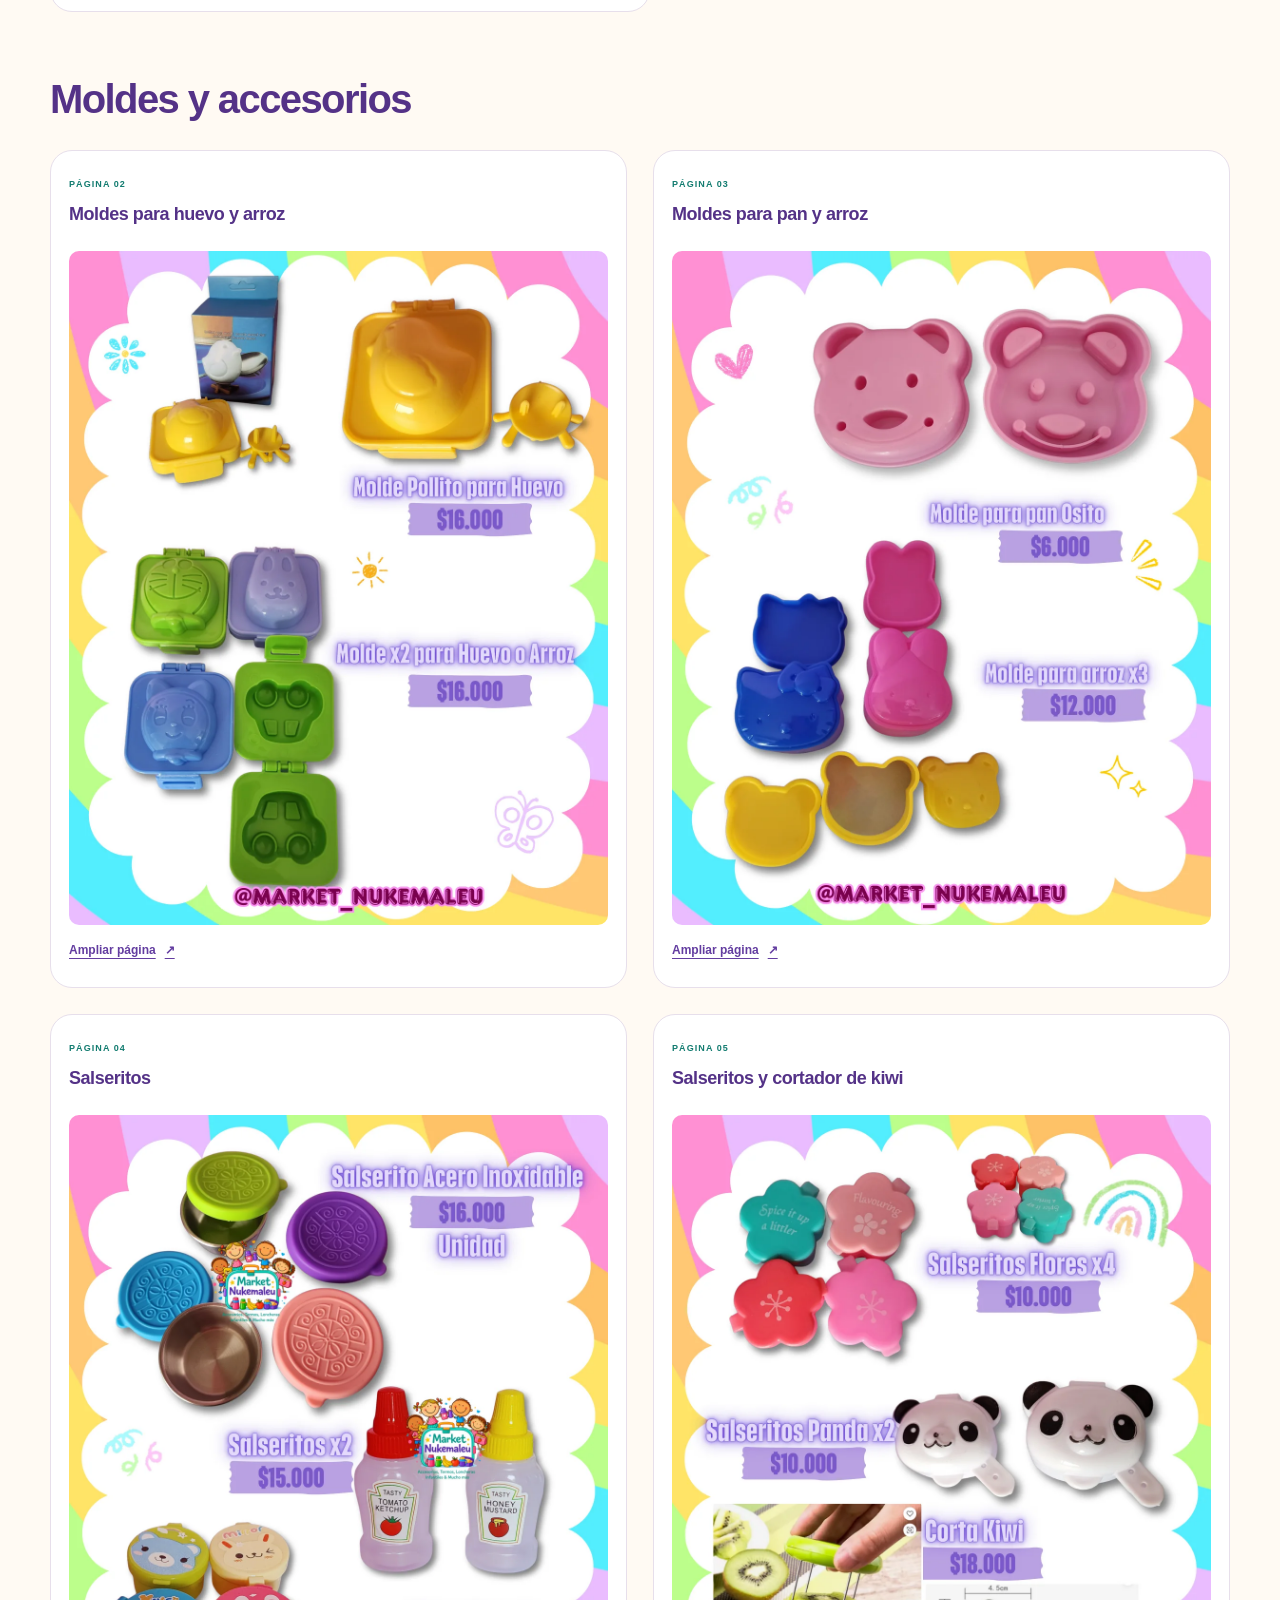
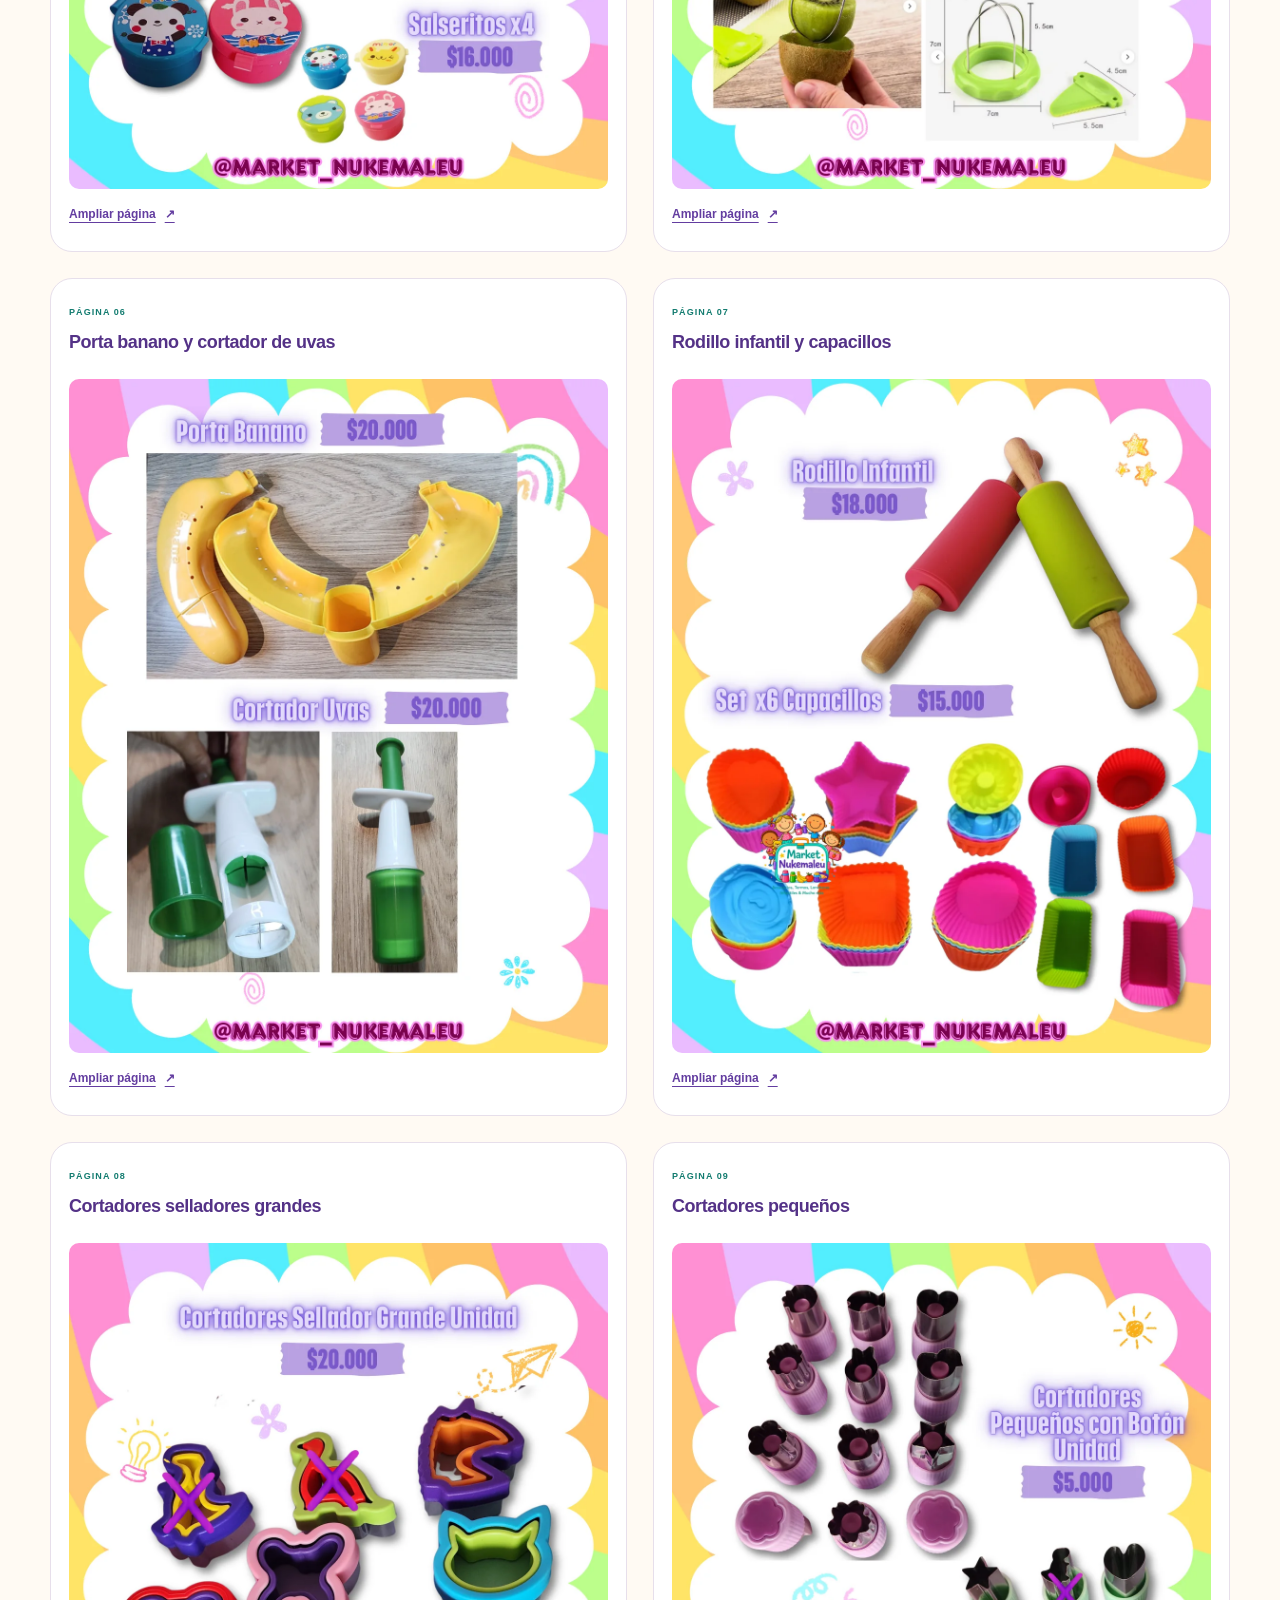
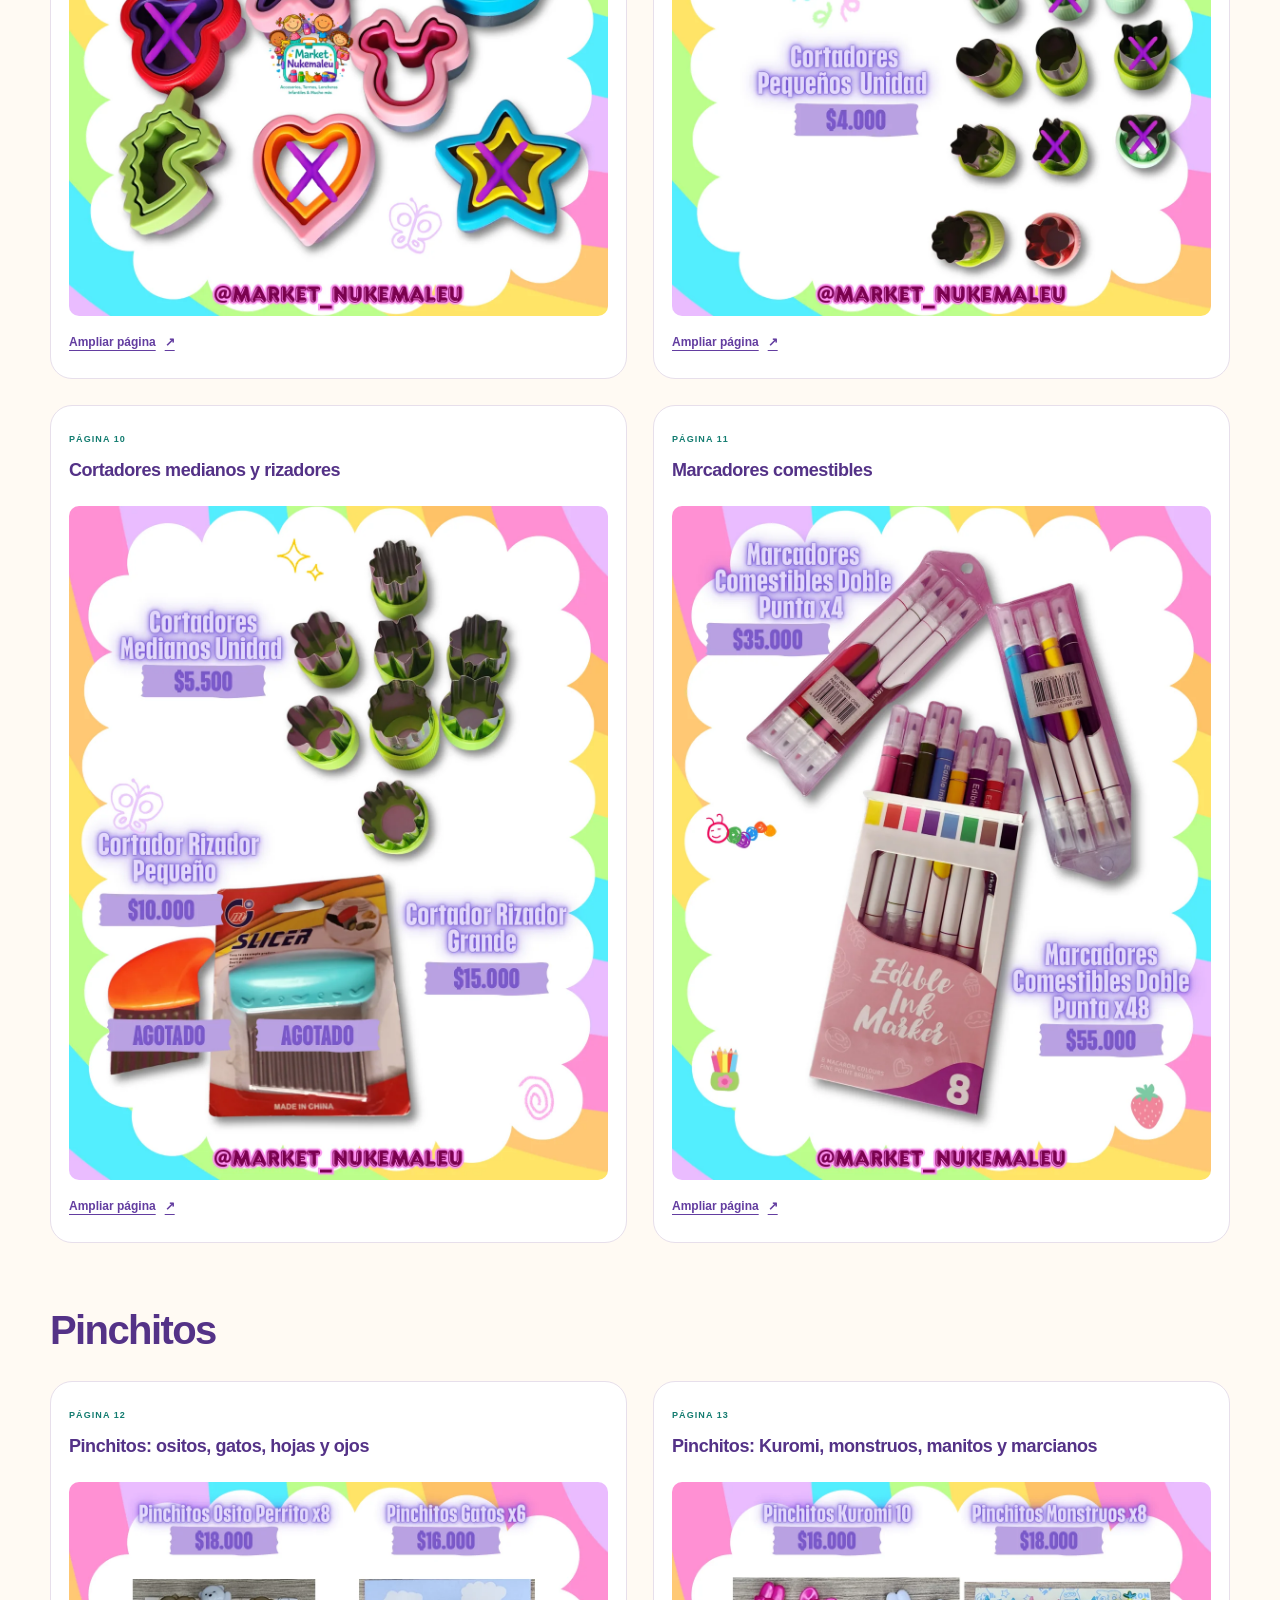
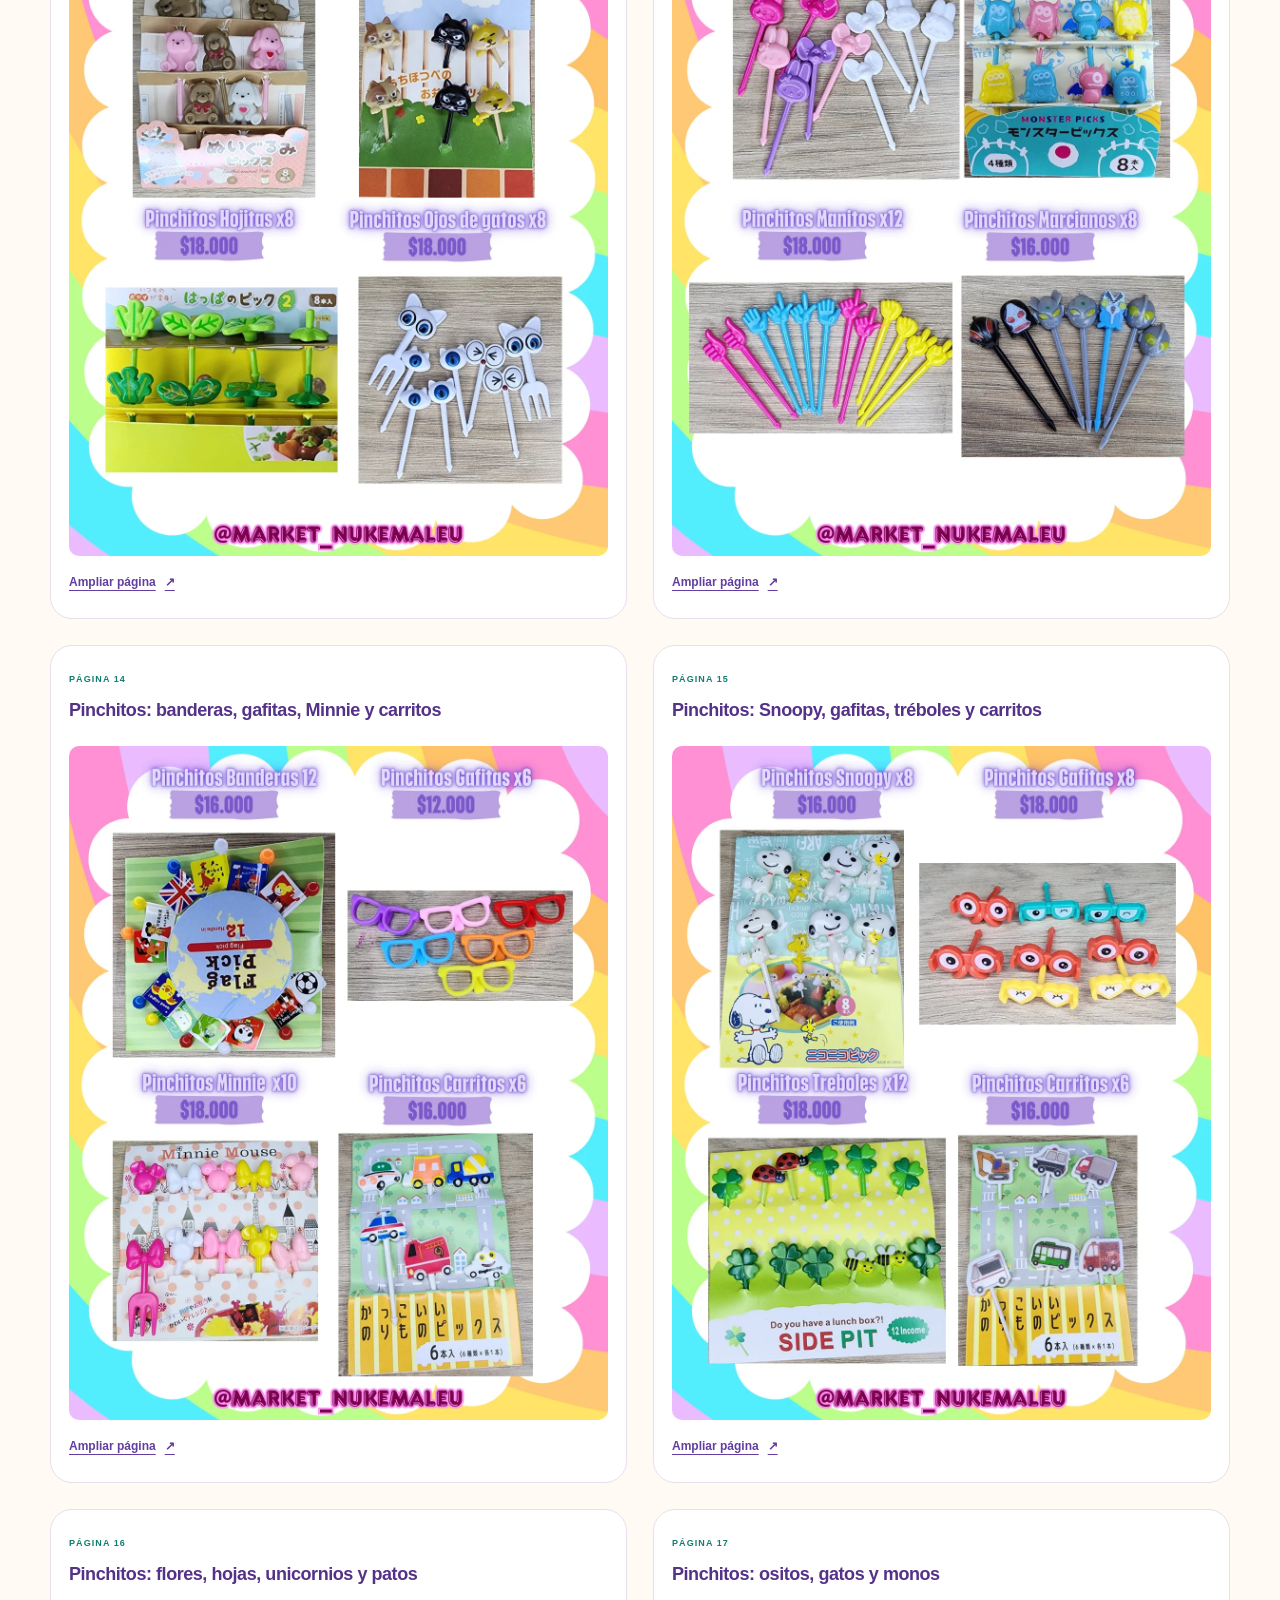
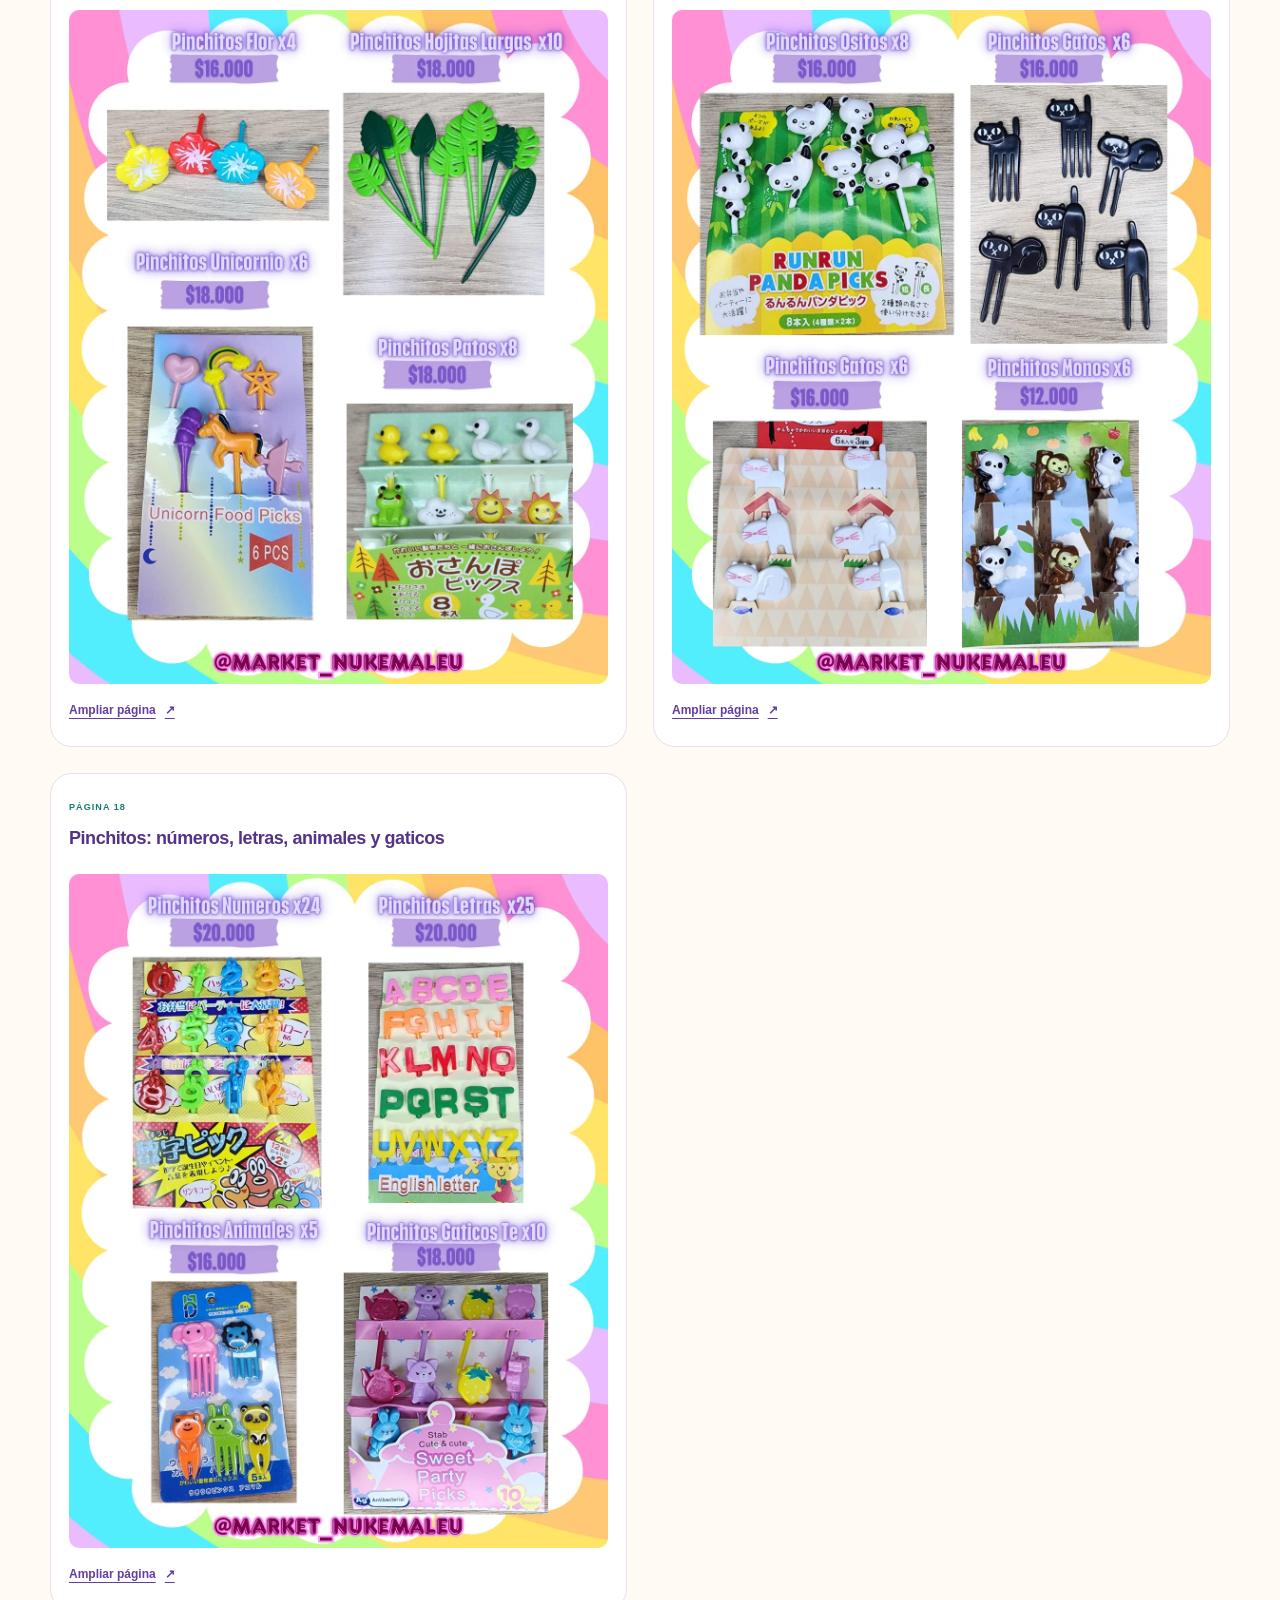
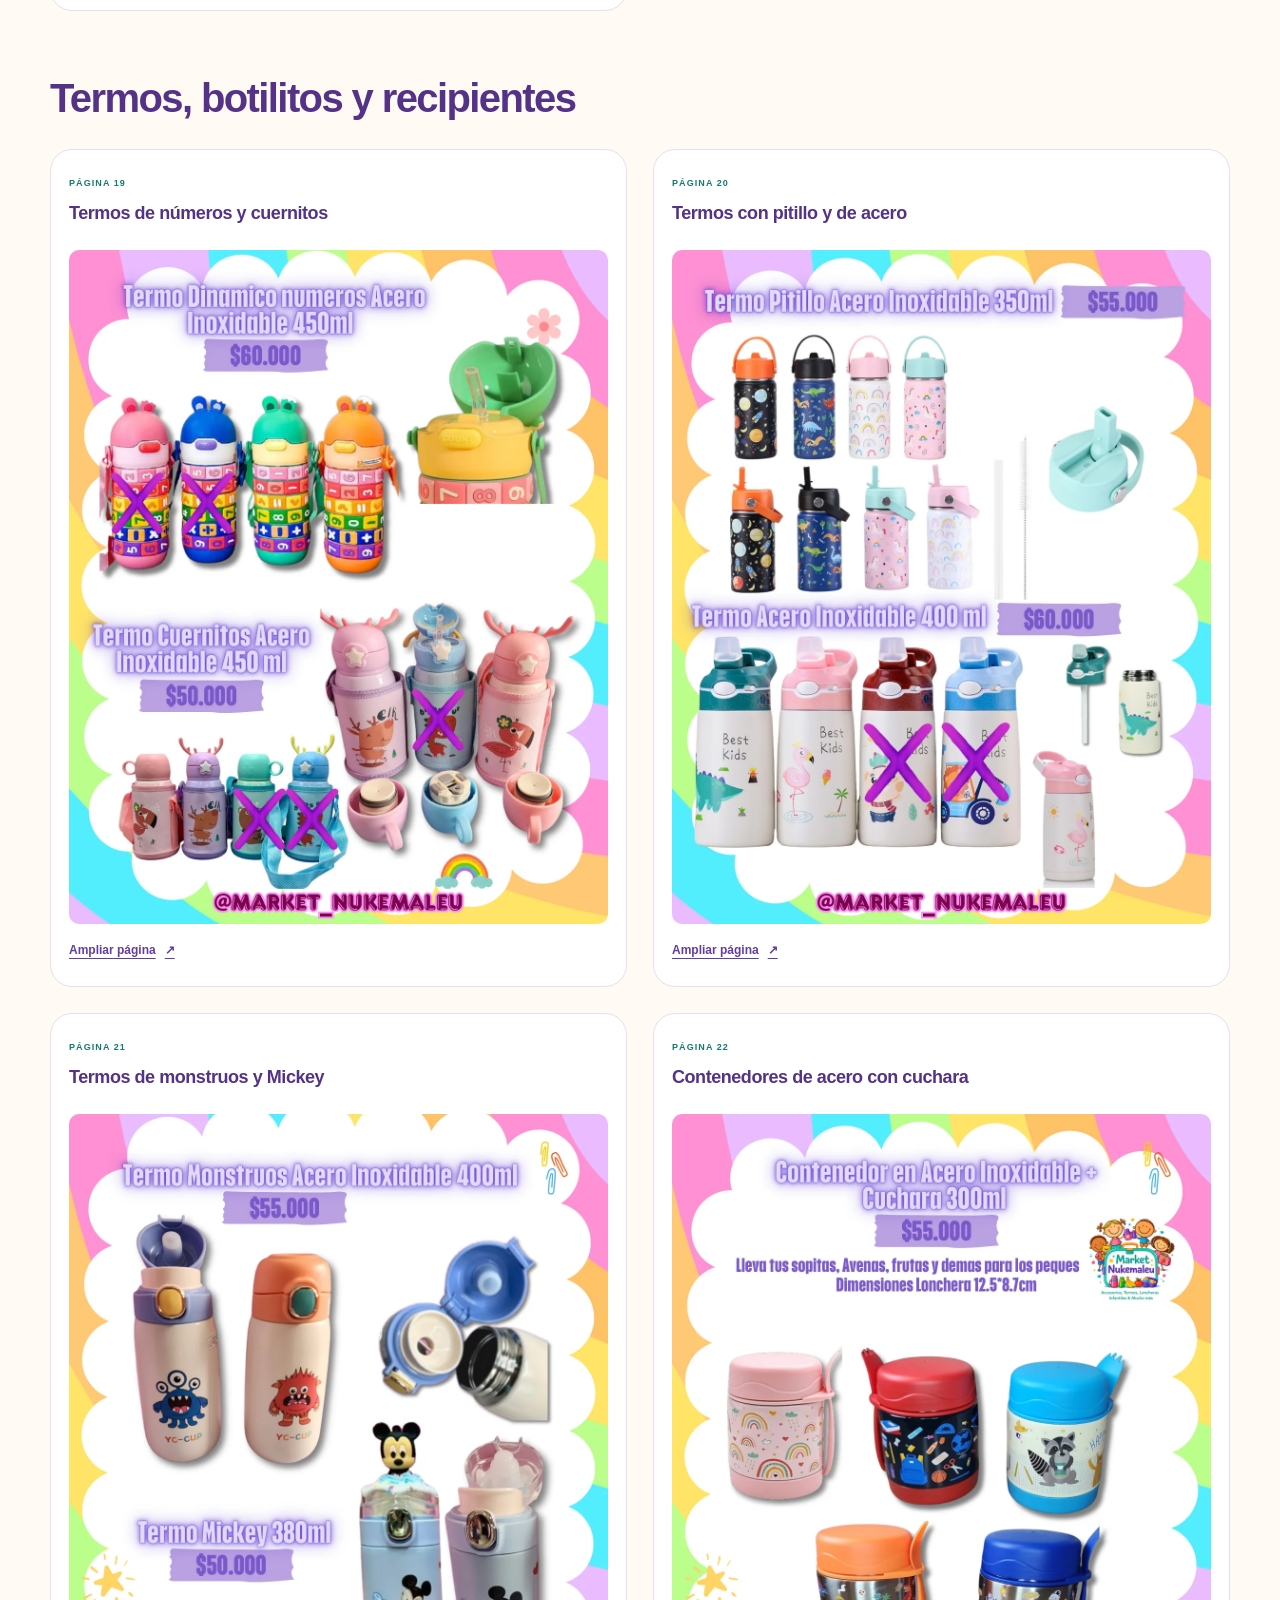
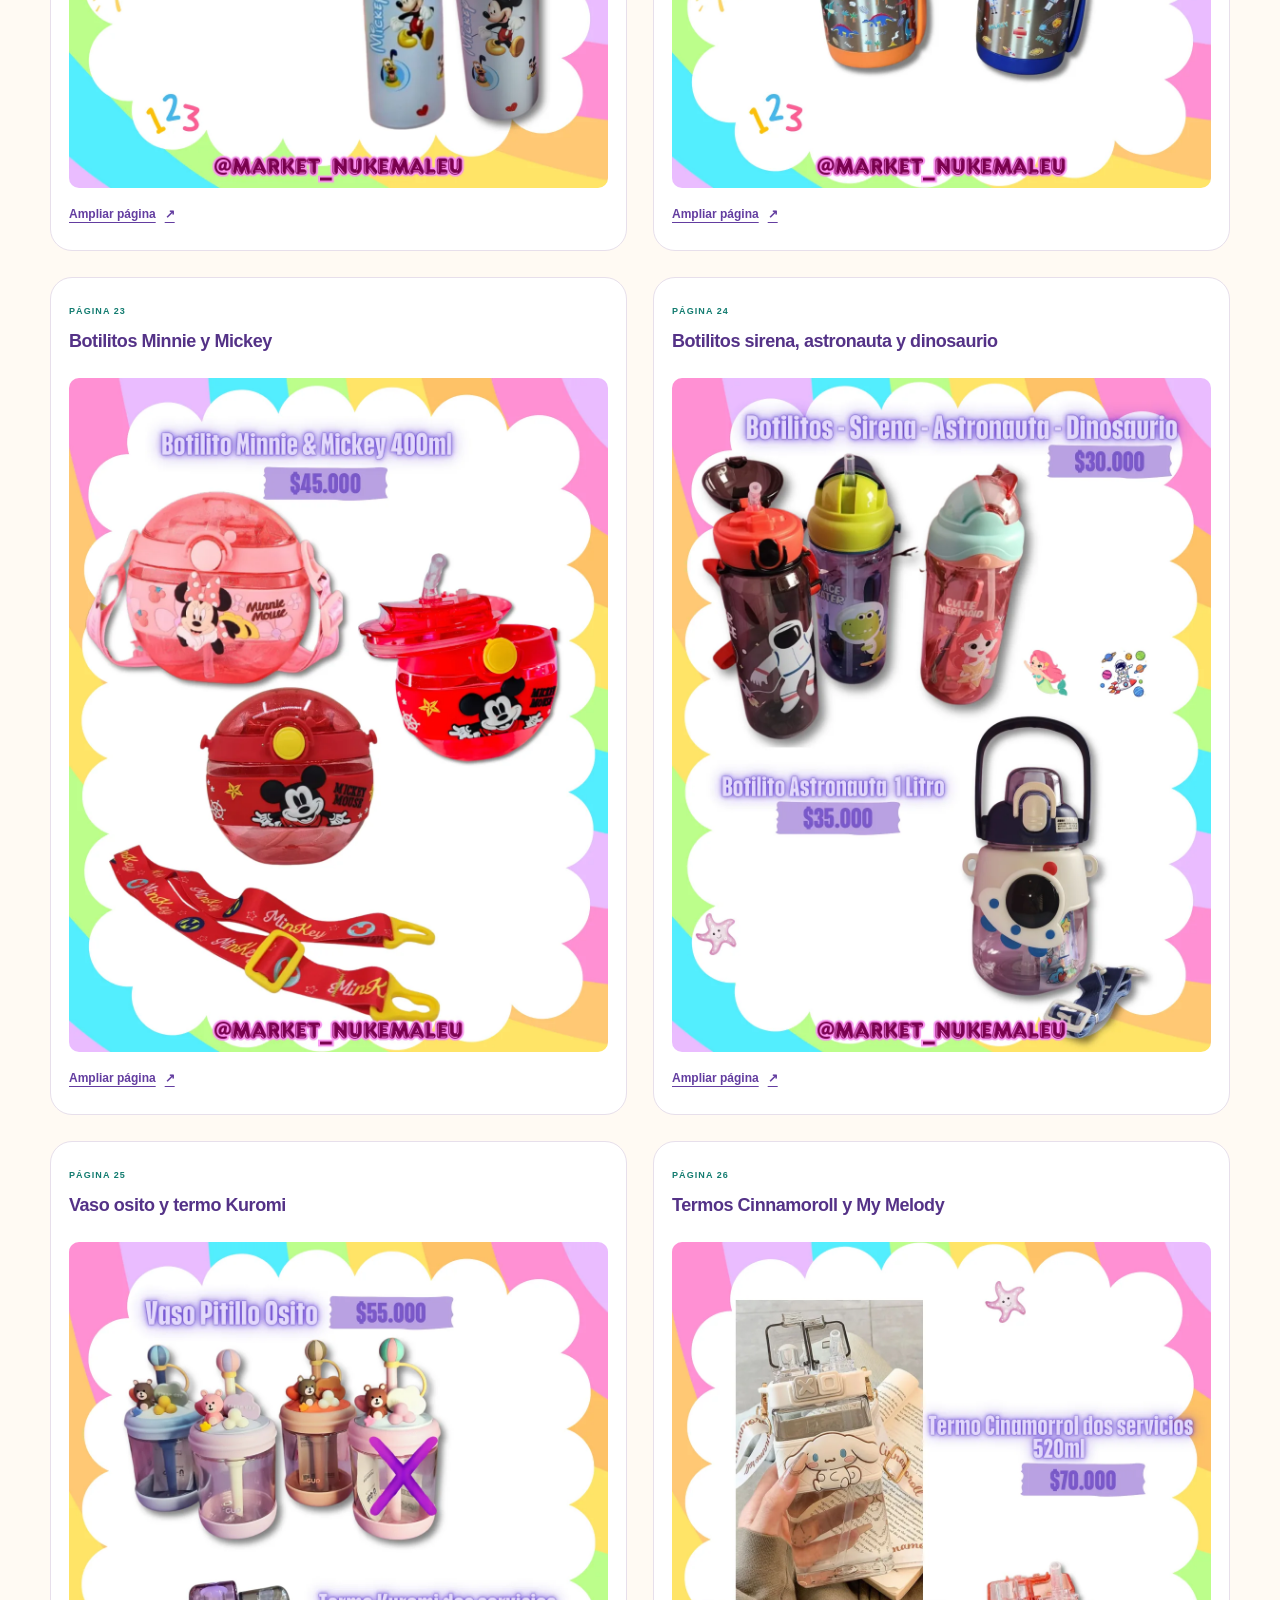
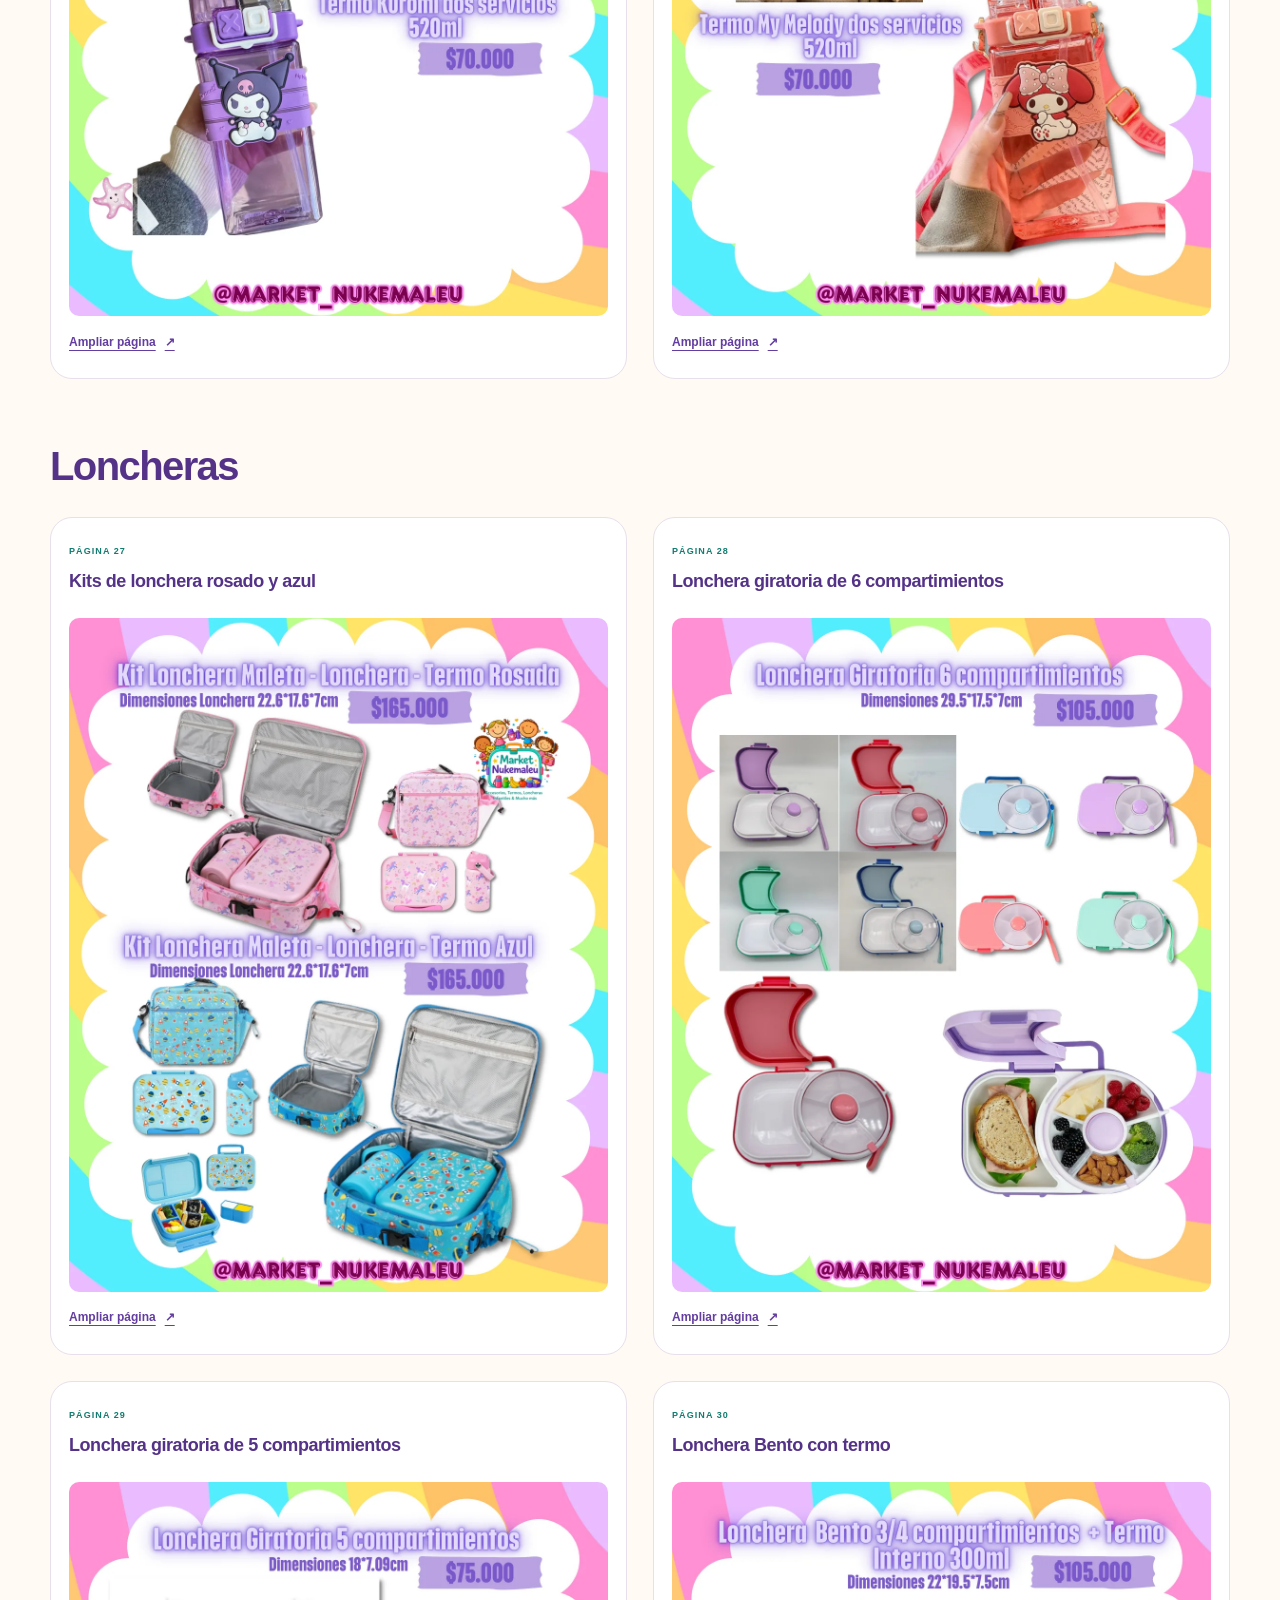
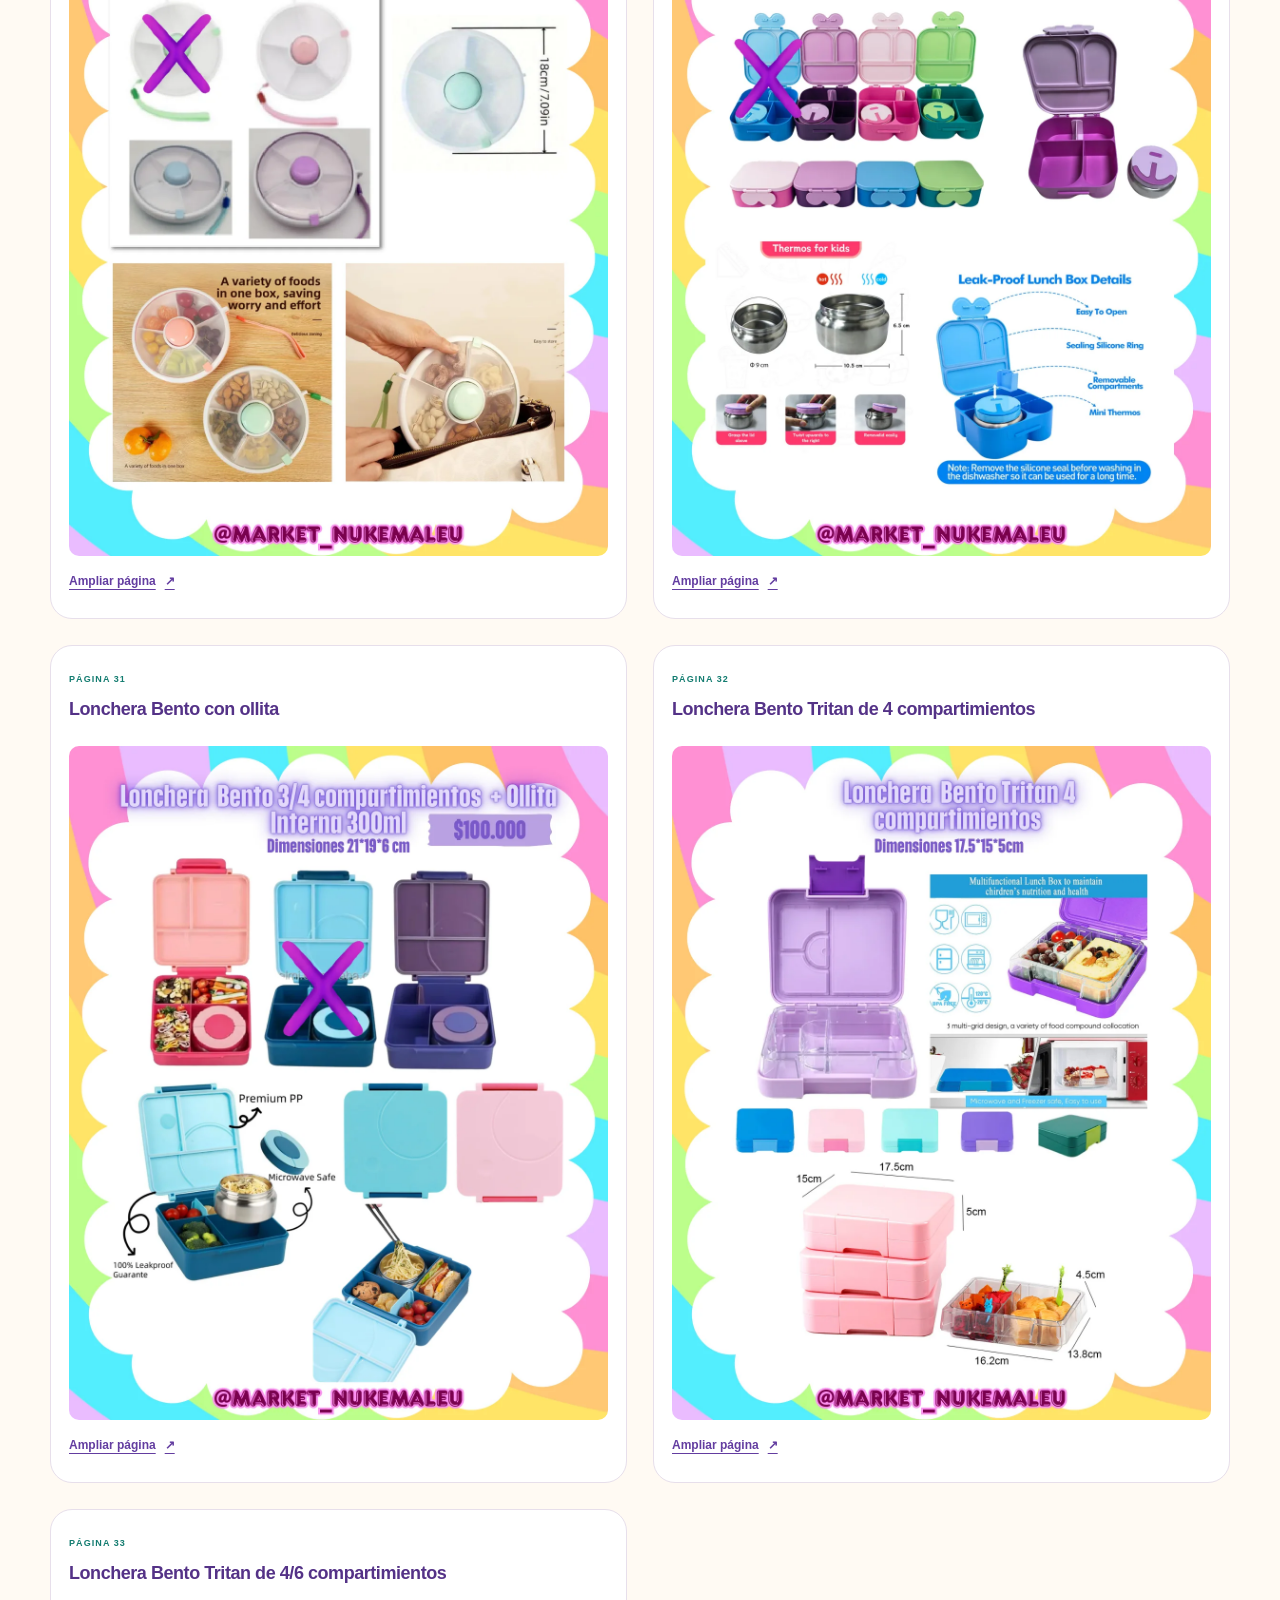
<file: catalogo.html>
<!doctype html>
<html lang="es-CO"><head><meta charset="utf-8"><meta name="viewport" content="width=device-width, initial-scale=1"><title>Catálogo completo · Market Nukemaleu</title><meta name="description" content="Explora las 33 páginas del catálogo de Market Nukemaleu: loncheras, termos, botilitos, recipientes, moldes y pinchitos."><meta name="robots" content="noindex, nofollow, noarchive"><meta name="theme-color" content="#fffaf3"><link rel="icon" type="image/jpeg" href="assets/market-nukemaleu-logo.jpg"><link rel="stylesheet" href="styles.css"></head>
<body><a class="skip-link" href="#contenido">Saltar al contenido</a><header class="site-header"><div class="header-inner wrap"><a class="brand" href="index.html" aria-label="Market Nukemaleu, inicio"><img src="assets/market-nukemaleu-logo.jpg" alt="" width="76" height="76"><span class="brand-name">Market <strong>Nukemaleu</strong></span></a><a class="text-link" href="index.html">Volver a la tienda <span aria-hidden="true">↗</span></a></div></header>
<main class="catalog-main wrap" id="contenido"><div class="catalog-intro"><p class="eyebrow">TODO EL MUNDO NUKEMALEU</p><h1>Nuestro catálogo.</h1><p>Las 33 páginas del catálogo compartido el 9 de octubre de 2026. Explora las referencias y sus precios, y escríbenos para confirmar tu pedido.</p><p class="catalog-notice">Precios en COP. Algunas variantes aparecen marcadas con una X o como agotadas. Confirma disponibilidad y precio vigente; el envío se coordina por separado.</p><a class="button button-primary" href="https://wa.me/573052443283" target="_blank" rel="noopener noreferrer">Consultar por WhatsApp <span aria-hidden="true">↗</span><span class="sr-only"> (abre en otra pestaña)</span></a></div><nav class="catalog-index" aria-label="Secciones del catálogo"><a href="#marca">Nuestra marca</a><a href="#accesorios">Moldes y accesorios</a><a href="#pinchitos">Pinchitos</a><a href="#termos">Termos y recipientes</a><a href="#loncheras">Loncheras</a></nav><section class="catalog-group" id="marca" aria-labelledby="group-marca"><h2 id="group-marca">Nuestra marca</h2><div class="catalog-pages"><figure class="catalog-page" id="pagina-01"><figcaption><span>PÁGINA 01</span><h3>Nuestra marca y contacto</h3></figcaption><a href="assets/catalogo/pagina-01.webp" target="_blank" rel="noopener noreferrer" aria-label="Ampliar página 1: Nuestra marca y contacto, abre en otra pestaña"><img src="assets/catalogo/pagina-01.webp" alt="Página 1 del catálogo de Market Nukemaleu: Nuestra marca y contacto. Incluye fotografías y la información original de las referencias." width="1134" height="1418" loading="lazy" decoding="async"></a><a class="catalog-enlarge" href="assets/catalogo/pagina-01.webp" target="_blank" rel="noopener noreferrer">Ampliar página <span aria-hidden="true">↗</span><span class="sr-only"> (abre en otra pestaña)</span></a></figure></div></section><section class="catalog-group" id="accesorios" aria-labelledby="group-accesorios"><h2 id="group-accesorios">Moldes y accesorios</h2><div class="catalog-pages"><figure class="catalog-page" id="pagina-02"><figcaption><span>PÁGINA 02</span><h3>Moldes para huevo y arroz</h3></figcaption><a href="assets/catalogo/pagina-02.webp" target="_blank" rel="noopener noreferrer" aria-label="Ampliar página 2: Moldes para huevo y arroz, abre en otra pestaña"><img src="assets/catalogo/pagina-02.webp" alt="Página 2 del catálogo de Market Nukemaleu: Moldes para huevo y arroz. Incluye fotografías y la información original de las referencias." width="1134" height="1418" loading="lazy" decoding="async"></a><a class="catalog-enlarge" href="assets/catalogo/pagina-02.webp" target="_blank" rel="noopener noreferrer">Ampliar página <span aria-hidden="true">↗</span><span class="sr-only"> (abre en otra pestaña)</span></a></figure><figure class="catalog-page" id="pagina-03"><figcaption><span>PÁGINA 03</span><h3>Moldes para pan y arroz</h3></figcaption><a href="assets/catalogo/pagina-03.webp" target="_blank" rel="noopener noreferrer" aria-label="Ampliar página 3: Moldes para pan y arroz, abre en otra pestaña"><img src="assets/catalogo/pagina-03.webp" alt="Página 3 del catálogo de Market Nukemaleu: Moldes para pan y arroz. Incluye fotografías y la información original de las referencias." width="1134" height="1418" loading="lazy" decoding="async"></a><a class="catalog-enlarge" href="assets/catalogo/pagina-03.webp" target="_blank" rel="noopener noreferrer">Ampliar página <span aria-hidden="true">↗</span><span class="sr-only"> (abre en otra pestaña)</span></a></figure><figure class="catalog-page" id="pagina-04"><figcaption><span>PÁGINA 04</span><h3>Salseritos</h3></figcaption><a href="assets/catalogo/pagina-04.webp" target="_blank" rel="noopener noreferrer" aria-label="Ampliar página 4: Salseritos, abre en otra pestaña"><img src="assets/catalogo/pagina-04.webp" alt="Página 4 del catálogo de Market Nukemaleu: Salseritos. Incluye fotografías y la información original de las referencias." width="1134" height="1418" loading="lazy" decoding="async"></a><a class="catalog-enlarge" href="assets/catalogo/pagina-04.webp" target="_blank" rel="noopener noreferrer">Ampliar página <span aria-hidden="true">↗</span><span class="sr-only"> (abre en otra pestaña)</span></a></figure><figure class="catalog-page" id="pagina-05"><figcaption><span>PÁGINA 05</span><h3>Salseritos y cortador de kiwi</h3></figcaption><a href="assets/catalogo/pagina-05.webp" target="_blank" rel="noopener noreferrer" aria-label="Ampliar página 5: Salseritos y cortador de kiwi, abre en otra pestaña"><img src="assets/catalogo/pagina-05.webp" alt="Página 5 del catálogo de Market Nukemaleu: Salseritos y cortador de kiwi. Incluye fotografías y la información original de las referencias." width="1134" height="1418" loading="lazy" decoding="async"></a><a class="catalog-enlarge" href="assets/catalogo/pagina-05.webp" target="_blank" rel="noopener noreferrer">Ampliar página <span aria-hidden="true">↗</span><span class="sr-only"> (abre en otra pestaña)</span></a></figure><figure class="catalog-page" id="pagina-06"><figcaption><span>PÁGINA 06</span><h3>Porta banano y cortador de uvas</h3></figcaption><a href="assets/catalogo/pagina-06.webp" target="_blank" rel="noopener noreferrer" aria-label="Ampliar página 6: Porta banano y cortador de uvas, abre en otra pestaña"><img src="assets/catalogo/pagina-06.webp" alt="Página 6 del catálogo de Market Nukemaleu: Porta banano y cortador de uvas. Incluye fotografías y la información original de las referencias." width="1134" height="1418" loading="lazy" decoding="async"></a><a class="catalog-enlarge" href="assets/catalogo/pagina-06.webp" target="_blank" rel="noopener noreferrer">Ampliar página <span aria-hidden="true">↗</span><span class="sr-only"> (abre en otra pestaña)</span></a></figure><figure class="catalog-page" id="pagina-07"><figcaption><span>PÁGINA 07</span><h3>Rodillo infantil y capacillos</h3></figcaption><a href="assets/catalogo/pagina-07.webp" target="_blank" rel="noopener noreferrer" aria-label="Ampliar página 7: Rodillo infantil y capacillos, abre en otra pestaña"><img src="assets/catalogo/pagina-07.webp" alt="Página 7 del catálogo de Market Nukemaleu: Rodillo infantil y capacillos. Incluye fotografías y la información original de las referencias." width="1134" height="1418" loading="lazy" decoding="async"></a><a class="catalog-enlarge" href="assets/catalogo/pagina-07.webp" target="_blank" rel="noopener noreferrer">Ampliar página <span aria-hidden="true">↗</span><span class="sr-only"> (abre en otra pestaña)</span></a></figure><figure class="catalog-page" id="pagina-08"><figcaption><span>PÁGINA 08</span><h3>Cortadores selladores grandes</h3></figcaption><a href="assets/catalogo/pagina-08.webp" target="_blank" rel="noopener noreferrer" aria-label="Ampliar página 8: Cortadores selladores grandes, abre en otra pestaña"><img src="assets/catalogo/pagina-08.webp" alt="Página 8 del catálogo de Market Nukemaleu: Cortadores selladores grandes. Incluye fotografías y la información original de las referencias." width="1134" height="1418" loading="lazy" decoding="async"></a><a class="catalog-enlarge" href="assets/catalogo/pagina-08.webp" target="_blank" rel="noopener noreferrer">Ampliar página <span aria-hidden="true">↗</span><span class="sr-only"> (abre en otra pestaña)</span></a></figure><figure class="catalog-page" id="pagina-09"><figcaption><span>PÁGINA 09</span><h3>Cortadores pequeños</h3></figcaption><a href="assets/catalogo/pagina-09.webp" target="_blank" rel="noopener noreferrer" aria-label="Ampliar página 9: Cortadores pequeños, abre en otra pestaña"><img src="assets/catalogo/pagina-09.webp" alt="Página 9 del catálogo de Market Nukemaleu: Cortadores pequeños. Incluye fotografías y la información original de las referencias." width="1134" height="1418" loading="lazy" decoding="async"></a><a class="catalog-enlarge" href="assets/catalogo/pagina-09.webp" target="_blank" rel="noopener noreferrer">Ampliar página <span aria-hidden="true">↗</span><span class="sr-only"> (abre en otra pestaña)</span></a></figure><figure class="catalog-page" id="pagina-10"><figcaption><span>PÁGINA 10</span><h3>Cortadores medianos y rizadores</h3></figcaption><a href="assets/catalogo/pagina-10.webp" target="_blank" rel="noopener noreferrer" aria-label="Ampliar página 10: Cortadores medianos y rizadores, abre en otra pestaña"><img src="assets/catalogo/pagina-10.webp" alt="Página 10 del catálogo de Market Nukemaleu: Cortadores medianos y rizadores. Incluye fotografías y la información original de las referencias." width="1134" height="1418" loading="lazy" decoding="async"></a><a class="catalog-enlarge" href="assets/catalogo/pagina-10.webp" target="_blank" rel="noopener noreferrer">Ampliar página <span aria-hidden="true">↗</span><span class="sr-only"> (abre en otra pestaña)</span></a></figure><figure class="catalog-page" id="pagina-11"><figcaption><span>PÁGINA 11</span><h3>Marcadores comestibles</h3></figcaption><a href="assets/catalogo/pagina-11.webp" target="_blank" rel="noopener noreferrer" aria-label="Ampliar página 11: Marcadores comestibles, abre en otra pestaña"><img src="assets/catalogo/pagina-11.webp" alt="Página 11 del catálogo de Market Nukemaleu: Marcadores comestibles. Incluye fotografías y la información original de las referencias." width="1134" height="1418" loading="lazy" decoding="async"></a><a class="catalog-enlarge" href="assets/catalogo/pagina-11.webp" target="_blank" rel="noopener noreferrer">Ampliar página <span aria-hidden="true">↗</span><span class="sr-only"> (abre en otra pestaña)</span></a></figure></div></section><section class="catalog-group" id="pinchitos" aria-labelledby="group-pinchitos"><h2 id="group-pinchitos">Pinchitos</h2><div class="catalog-pages"><figure class="catalog-page" id="pagina-12"><figcaption><span>PÁGINA 12</span><h3>Pinchitos: ositos, gatos, hojas y ojos</h3></figcaption><a href="assets/catalogo/pagina-12.webp" target="_blank" rel="noopener noreferrer" aria-label="Ampliar página 12: Pinchitos: ositos, gatos, hojas y ojos, abre en otra pestaña"><img src="assets/catalogo/pagina-12.webp" alt="Página 12 del catálogo de Market Nukemaleu: Pinchitos: ositos, gatos, hojas y ojos. Incluye fotografías y la información original de las referencias." width="1134" height="1418" loading="lazy" decoding="async"></a><a class="catalog-enlarge" href="assets/catalogo/pagina-12.webp" target="_blank" rel="noopener noreferrer">Ampliar página <span aria-hidden="true">↗</span><span class="sr-only"> (abre en otra pestaña)</span></a></figure><figure class="catalog-page" id="pagina-13"><figcaption><span>PÁGINA 13</span><h3>Pinchitos: Kuromi, monstruos, manitos y marcianos</h3></figcaption><a href="assets/catalogo/pagina-13.webp" target="_blank" rel="noopener noreferrer" aria-label="Ampliar página 13: Pinchitos: Kuromi, monstruos, manitos y marcianos, abre en otra pestaña"><img src="assets/catalogo/pagina-13.webp" alt="Página 13 del catálogo de Market Nukemaleu: Pinchitos: Kuromi, monstruos, manitos y marcianos. Incluye fotografías y la información original de las referencias." width="1134" height="1418" loading="lazy" decoding="async"></a><a class="catalog-enlarge" href="assets/catalogo/pagina-13.webp" target="_blank" rel="noopener noreferrer">Ampliar página <span aria-hidden="true">↗</span><span class="sr-only"> (abre en otra pestaña)</span></a></figure><figure class="catalog-page" id="pagina-14"><figcaption><span>PÁGINA 14</span><h3>Pinchitos: banderas, gafitas, Minnie y carritos</h3></figcaption><a href="assets/catalogo/pagina-14.webp" target="_blank" rel="noopener noreferrer" aria-label="Ampliar página 14: Pinchitos: banderas, gafitas, Minnie y carritos, abre en otra pestaña"><img src="assets/catalogo/pagina-14.webp" alt="Página 14 del catálogo de Market Nukemaleu: Pinchitos: banderas, gafitas, Minnie y carritos. Incluye fotografías y la información original de las referencias." width="1134" height="1418" loading="lazy" decoding="async"></a><a class="catalog-enlarge" href="assets/catalogo/pagina-14.webp" target="_blank" rel="noopener noreferrer">Ampliar página <span aria-hidden="true">↗</span><span class="sr-only"> (abre en otra pestaña)</span></a></figure><figure class="catalog-page" id="pagina-15"><figcaption><span>PÁGINA 15</span><h3>Pinchitos: Snoopy, gafitas, tréboles y carritos</h3></figcaption><a href="assets/catalogo/pagina-15.webp" target="_blank" rel="noopener noreferrer" aria-label="Ampliar página 15: Pinchitos: Snoopy, gafitas, tréboles y carritos, abre en otra pestaña"><img src="assets/catalogo/pagina-15.webp" alt="Página 15 del catálogo de Market Nukemaleu: Pinchitos: Snoopy, gafitas, tréboles y carritos. Incluye fotografías y la información original de las referencias." width="1134" height="1418" loading="lazy" decoding="async"></a><a class="catalog-enlarge" href="assets/catalogo/pagina-15.webp" target="_blank" rel="noopener noreferrer">Ampliar página <span aria-hidden="true">↗</span><span class="sr-only"> (abre en otra pestaña)</span></a></figure><figure class="catalog-page" id="pagina-16"><figcaption><span>PÁGINA 16</span><h3>Pinchitos: flores, hojas, unicornios y patos</h3></figcaption><a href="assets/catalogo/pagina-16.webp" target="_blank" rel="noopener noreferrer" aria-label="Ampliar página 16: Pinchitos: flores, hojas, unicornios y patos, abre en otra pestaña"><img src="assets/catalogo/pagina-16.webp" alt="Página 16 del catálogo de Market Nukemaleu: Pinchitos: flores, hojas, unicornios y patos. Incluye fotografías y la información original de las referencias." width="1134" height="1418" loading="lazy" decoding="async"></a><a class="catalog-enlarge" href="assets/catalogo/pagina-16.webp" target="_blank" rel="noopener noreferrer">Ampliar página <span aria-hidden="true">↗</span><span class="sr-only"> (abre en otra pestaña)</span></a></figure><figure class="catalog-page" id="pagina-17"><figcaption><span>PÁGINA 17</span><h3>Pinchitos: ositos, gatos y monos</h3></figcaption><a href="assets/catalogo/pagina-17.webp" target="_blank" rel="noopener noreferrer" aria-label="Ampliar página 17: Pinchitos: ositos, gatos y monos, abre en otra pestaña"><img src="assets/catalogo/pagina-17.webp" alt="Página 17 del catálogo de Market Nukemaleu: Pinchitos: ositos, gatos y monos. Incluye fotografías y la información original de las referencias." width="1134" height="1418" loading="lazy" decoding="async"></a><a class="catalog-enlarge" href="assets/catalogo/pagina-17.webp" target="_blank" rel="noopener noreferrer">Ampliar página <span aria-hidden="true">↗</span><span class="sr-only"> (abre en otra pestaña)</span></a></figure><figure class="catalog-page" id="pagina-18"><figcaption><span>PÁGINA 18</span><h3>Pinchitos: números, letras, animales y gaticos</h3></figcaption><a href="assets/catalogo/pagina-18.webp" target="_blank" rel="noopener noreferrer" aria-label="Ampliar página 18: Pinchitos: números, letras, animales y gaticos, abre en otra pestaña"><img src="assets/catalogo/pagina-18.webp" alt="Página 18 del catálogo de Market Nukemaleu: Pinchitos: números, letras, animales y gaticos. Incluye fotografías y la información original de las referencias." width="1134" height="1418" loading="lazy" decoding="async"></a><a class="catalog-enlarge" href="assets/catalogo/pagina-18.webp" target="_blank" rel="noopener noreferrer">Ampliar página <span aria-hidden="true">↗</span><span class="sr-only"> (abre en otra pestaña)</span></a></figure></div></section><section class="catalog-group" id="termos" aria-labelledby="group-termos"><h2 id="group-termos">Termos, botilitos y recipientes</h2><div class="catalog-pages"><figure class="catalog-page" id="pagina-19"><figcaption><span>PÁGINA 19</span><h3>Termos de números y cuernitos</h3></figcaption><a href="assets/catalogo/pagina-19.webp" target="_blank" rel="noopener noreferrer" aria-label="Ampliar página 19: Termos de números y cuernitos, abre en otra pestaña"><img src="assets/catalogo/pagina-19.webp" alt="Página 19 del catálogo de Market Nukemaleu: Termos de números y cuernitos. Incluye fotografías y la información original de las referencias." width="1134" height="1418" loading="lazy" decoding="async"></a><a class="catalog-enlarge" href="assets/catalogo/pagina-19.webp" target="_blank" rel="noopener noreferrer">Ampliar página <span aria-hidden="true">↗</span><span class="sr-only"> (abre en otra pestaña)</span></a></figure><figure class="catalog-page" id="pagina-20"><figcaption><span>PÁGINA 20</span><h3>Termos con pitillo y de acero</h3></figcaption><a href="assets/catalogo/pagina-20.webp" target="_blank" rel="noopener noreferrer" aria-label="Ampliar página 20: Termos con pitillo y de acero, abre en otra pestaña"><img src="assets/catalogo/pagina-20.webp" alt="Página 20 del catálogo de Market Nukemaleu: Termos con pitillo y de acero. Incluye fotografías y la información original de las referencias." width="1134" height="1418" loading="lazy" decoding="async"></a><a class="catalog-enlarge" href="assets/catalogo/pagina-20.webp" target="_blank" rel="noopener noreferrer">Ampliar página <span aria-hidden="true">↗</span><span class="sr-only"> (abre en otra pestaña)</span></a></figure><figure class="catalog-page" id="pagina-21"><figcaption><span>PÁGINA 21</span><h3>Termos de monstruos y Mickey</h3></figcaption><a href="assets/catalogo/pagina-21.webp" target="_blank" rel="noopener noreferrer" aria-label="Ampliar página 21: Termos de monstruos y Mickey, abre en otra pestaña"><img src="assets/catalogo/pagina-21.webp" alt="Página 21 del catálogo de Market Nukemaleu: Termos de monstruos y Mickey. Incluye fotografías y la información original de las referencias." width="1134" height="1418" loading="lazy" decoding="async"></a><a class="catalog-enlarge" href="assets/catalogo/pagina-21.webp" target="_blank" rel="noopener noreferrer">Ampliar página <span aria-hidden="true">↗</span><span class="sr-only"> (abre en otra pestaña)</span></a></figure><figure class="catalog-page" id="pagina-22"><figcaption><span>PÁGINA 22</span><h3>Contenedores de acero con cuchara</h3></figcaption><a href="assets/catalogo/pagina-22.webp" target="_blank" rel="noopener noreferrer" aria-label="Ampliar página 22: Contenedores de acero con cuchara, abre en otra pestaña"><img src="assets/catalogo/pagina-22.webp" alt="Página 22 del catálogo de Market Nukemaleu: Contenedores de acero con cuchara. Incluye fotografías y la información original de las referencias." width="1134" height="1418" loading="lazy" decoding="async"></a><a class="catalog-enlarge" href="assets/catalogo/pagina-22.webp" target="_blank" rel="noopener noreferrer">Ampliar página <span aria-hidden="true">↗</span><span class="sr-only"> (abre en otra pestaña)</span></a></figure><figure class="catalog-page" id="pagina-23"><figcaption><span>PÁGINA 23</span><h3>Botilitos Minnie y Mickey</h3></figcaption><a href="assets/catalogo/pagina-23.webp" target="_blank" rel="noopener noreferrer" aria-label="Ampliar página 23: Botilitos Minnie y Mickey, abre en otra pestaña"><img src="assets/catalogo/pagina-23.webp" alt="Página 23 del catálogo de Market Nukemaleu: Botilitos Minnie y Mickey. Incluye fotografías y la información original de las referencias." width="1134" height="1418" loading="lazy" decoding="async"></a><a class="catalog-enlarge" href="assets/catalogo/pagina-23.webp" target="_blank" rel="noopener noreferrer">Ampliar página <span aria-hidden="true">↗</span><span class="sr-only"> (abre en otra pestaña)</span></a></figure><figure class="catalog-page" id="pagina-24"><figcaption><span>PÁGINA 24</span><h3>Botilitos sirena, astronauta y dinosaurio</h3></figcaption><a href="assets/catalogo/pagina-24.webp" target="_blank" rel="noopener noreferrer" aria-label="Ampliar página 24: Botilitos sirena, astronauta y dinosaurio, abre en otra pestaña"><img src="assets/catalogo/pagina-24.webp" alt="Página 24 del catálogo de Market Nukemaleu: Botilitos sirena, astronauta y dinosaurio. Incluye fotografías y la información original de las referencias." width="1134" height="1418" loading="lazy" decoding="async"></a><a class="catalog-enlarge" href="assets/catalogo/pagina-24.webp" target="_blank" rel="noopener noreferrer">Ampliar página <span aria-hidden="true">↗</span><span class="sr-only"> (abre en otra pestaña)</span></a></figure><figure class="catalog-page" id="pagina-25"><figcaption><span>PÁGINA 25</span><h3>Vaso osito y termo Kuromi</h3></figcaption><a href="assets/catalogo/pagina-25.webp" target="_blank" rel="noopener noreferrer" aria-label="Ampliar página 25: Vaso osito y termo Kuromi, abre en otra pestaña"><img src="assets/catalogo/pagina-25.webp" alt="Página 25 del catálogo de Market Nukemaleu: Vaso osito y termo Kuromi. Incluye fotografías y la información original de las referencias." width="1134" height="1418" loading="lazy" decoding="async"></a><a class="catalog-enlarge" href="assets/catalogo/pagina-25.webp" target="_blank" rel="noopener noreferrer">Ampliar página <span aria-hidden="true">↗</span><span class="sr-only"> (abre en otra pestaña)</span></a></figure><figure class="catalog-page" id="pagina-26"><figcaption><span>PÁGINA 26</span><h3>Termos Cinnamoroll y My Melody</h3></figcaption><a href="assets/catalogo/pagina-26.webp" target="_blank" rel="noopener noreferrer" aria-label="Ampliar página 26: Termos Cinnamoroll y My Melody, abre en otra pestaña"><img src="assets/catalogo/pagina-26.webp" alt="Página 26 del catálogo de Market Nukemaleu: Termos Cinnamoroll y My Melody. Incluye fotografías y la información original de las referencias." width="1134" height="1418" loading="lazy" decoding="async"></a><a class="catalog-enlarge" href="assets/catalogo/pagina-26.webp" target="_blank" rel="noopener noreferrer">Ampliar página <span aria-hidden="true">↗</span><span class="sr-only"> (abre en otra pestaña)</span></a></figure></div></section><section class="catalog-group" id="loncheras" aria-labelledby="group-loncheras"><h2 id="group-loncheras">Loncheras</h2><div class="catalog-pages"><figure class="catalog-page" id="pagina-27"><figcaption><span>PÁGINA 27</span><h3>Kits de lonchera rosado y azul</h3></figcaption><a href="assets/catalogo/pagina-27.webp" target="_blank" rel="noopener noreferrer" aria-label="Ampliar página 27: Kits de lonchera rosado y azul, abre en otra pestaña"><img src="assets/catalogo/pagina-27.webp" alt="Página 27 del catálogo de Market Nukemaleu: Kits de lonchera rosado y azul. Incluye fotografías y la información original de las referencias." width="1134" height="1418" loading="lazy" decoding="async"></a><a class="catalog-enlarge" href="assets/catalogo/pagina-27.webp" target="_blank" rel="noopener noreferrer">Ampliar página <span aria-hidden="true">↗</span><span class="sr-only"> (abre en otra pestaña)</span></a></figure><figure class="catalog-page" id="pagina-28"><figcaption><span>PÁGINA 28</span><h3>Lonchera giratoria de 6 compartimientos</h3></figcaption><a href="assets/catalogo/pagina-28.webp" target="_blank" rel="noopener noreferrer" aria-label="Ampliar página 28: Lonchera giratoria de 6 compartimientos, abre en otra pestaña"><img src="assets/catalogo/pagina-28.webp" alt="Página 28 del catálogo de Market Nukemaleu: Lonchera giratoria de 6 compartimientos. Incluye fotografías y la información original de las referencias." width="1134" height="1418" loading="lazy" decoding="async"></a><a class="catalog-enlarge" href="assets/catalogo/pagina-28.webp" target="_blank" rel="noopener noreferrer">Ampliar página <span aria-hidden="true">↗</span><span class="sr-only"> (abre en otra pestaña)</span></a></figure><figure class="catalog-page" id="pagina-29"><figcaption><span>PÁGINA 29</span><h3>Lonchera giratoria de 5 compartimientos</h3></figcaption><a href="assets/catalogo/pagina-29.webp" target="_blank" rel="noopener noreferrer" aria-label="Ampliar página 29: Lonchera giratoria de 5 compartimientos, abre en otra pestaña"><img src="assets/catalogo/pagina-29.webp" alt="Página 29 del catálogo de Market Nukemaleu: Lonchera giratoria de 5 compartimientos. Incluye fotografías y la información original de las referencias." width="1134" height="1418" loading="lazy" decoding="async"></a><a class="catalog-enlarge" href="assets/catalogo/pagina-29.webp" target="_blank" rel="noopener noreferrer">Ampliar página <span aria-hidden="true">↗</span><span class="sr-only"> (abre en otra pestaña)</span></a></figure><figure class="catalog-page" id="pagina-30"><figcaption><span>PÁGINA 30</span><h3>Lonchera Bento con termo</h3></figcaption><a href="assets/catalogo/pagina-30.webp" target="_blank" rel="noopener noreferrer" aria-label="Ampliar página 30: Lonchera Bento con termo, abre en otra pestaña"><img src="assets/catalogo/pagina-30.webp" alt="Página 30 del catálogo de Market Nukemaleu: Lonchera Bento con termo. Incluye fotografías y la información original de las referencias." width="1134" height="1418" loading="lazy" decoding="async"></a><a class="catalog-enlarge" href="assets/catalogo/pagina-30.webp" target="_blank" rel="noopener noreferrer">Ampliar página <span aria-hidden="true">↗</span><span class="sr-only"> (abre en otra pestaña)</span></a></figure><figure class="catalog-page" id="pagina-31"><figcaption><span>PÁGINA 31</span><h3>Lonchera Bento con ollita</h3></figcaption><a href="assets/catalogo/pagina-31.webp" target="_blank" rel="noopener noreferrer" aria-label="Ampliar página 31: Lonchera Bento con ollita, abre en otra pestaña"><img src="assets/catalogo/pagina-31.webp" alt="Página 31 del catálogo de Market Nukemaleu: Lonchera Bento con ollita. Incluye fotografías y la información original de las referencias." width="1134" height="1418" loading="lazy" decoding="async"></a><a class="catalog-enlarge" href="assets/catalogo/pagina-31.webp" target="_blank" rel="noopener noreferrer">Ampliar página <span aria-hidden="true">↗</span><span class="sr-only"> (abre en otra pestaña)</span></a></figure><figure class="catalog-page" id="pagina-32"><figcaption><span>PÁGINA 32</span><h3>Lonchera Bento Tritan de 4 compartimientos</h3></figcaption><a href="assets/catalogo/pagina-32.webp" target="_blank" rel="noopener noreferrer" aria-label="Ampliar página 32: Lonchera Bento Tritan de 4 compartimientos, abre en otra pestaña"><img src="assets/catalogo/pagina-32.webp" alt="Página 32 del catálogo de Market Nukemaleu: Lonchera Bento Tritan de 4 compartimientos. Incluye fotografías y la información original de las referencias." width="1134" height="1418" loading="lazy" decoding="async"></a><a class="catalog-enlarge" href="assets/catalogo/pagina-32.webp" target="_blank" rel="noopener noreferrer">Ampliar página <span aria-hidden="true">↗</span><span class="sr-only"> (abre en otra pestaña)</span></a></figure><figure class="catalog-page" id="pagina-33"><figcaption><span>PÁGINA 33</span><h3>Lonchera Bento Tritan de 4/6 compartimientos</h3></figcaption><a href="assets/catalogo/pagina-33.webp" target="_blank" rel="noopener noreferrer" aria-label="Ampliar página 33: Lonchera Bento Tritan de 4/6 compartimientos, abre en otra pestaña"><img src="assets/catalogo/pagina-33.webp" alt="Página 33 del catálogo de Market Nukemaleu: Lonchera Bento Tritan de 4/6 compartimientos. Incluye fotografías y la información original de las referencias." width="1134" height="1418" loading="lazy" decoding="async"></a><a class="catalog-enlarge" href="assets/catalogo/pagina-33.webp" target="_blank" rel="noopener noreferrer">Ampliar página <span aria-hidden="true">↗</span><span class="sr-only"> (abre en otra pestaña)</span></a></figure></div></section><div class="catalog-bottom"><p>¿Encontraste algo que te encantó?</p><a class="button button-primary" href="https://wa.me/573052443283" target="_blank" rel="noopener noreferrer">Cuéntanos por WhatsApp <span aria-hidden="true">↗</span><span class="sr-only"> (abre en otra pestaña)</span></a><a class="text-link" href="#contenido">Volver arriba ↑</a></div></main><footer class="site-footer"><div class="wrap footer-inner"><a class="footer-brand" href="index.html">Market <strong>Nukemaleu</strong></a><div class="footer-links"><a href="index.html">Inicio</a><a href="privacidad.html">Privacidad</a></div><p class="copyright">© 2026 Market Nukemaleu</p></div></footer></body></html>
</file>
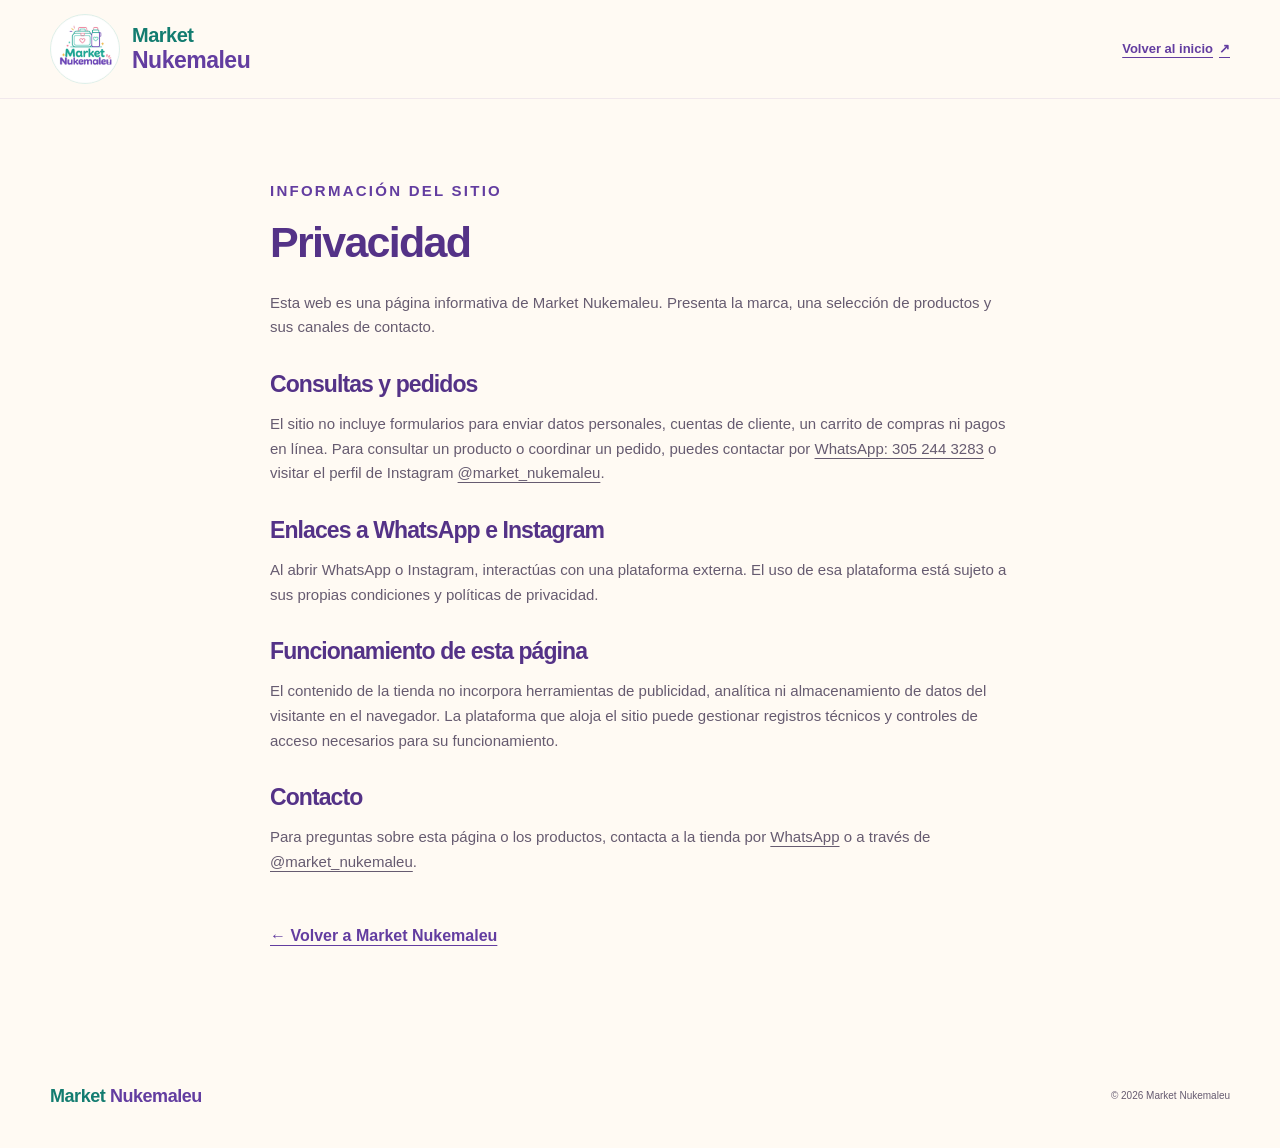
<file: privacidad.html>
<!doctype html>
<html lang="es-CO">
<head>
  <meta charset="utf-8">
  <meta name="viewport" content="width=device-width, initial-scale=1">
  <title>Privacidad · Market Nukemaleu</title>
  <meta name="description" content="Información sobre privacidad y canales de contacto de la web de Market Nukemaleu.">
  <meta name="robots" content="noindex, nofollow, noarchive">
  <meta name="theme-color" content="#fffaf3">
  <link rel="icon" type="image/jpeg" href="assets/market-nukemaleu-logo.jpg">
  <link rel="stylesheet" href="styles.css">
</head>
<body>
  <a class="skip-link" href="#contenido">Saltar al contenido</a>
  <header class="site-header"><div class="header-inner wrap"><a class="brand" href="index.html" aria-label="Market Nukemaleu, inicio"><img src="assets/market-nukemaleu-logo.jpg" alt="" width="76" height="76"><span class="brand-name">Market <strong>Nukemaleu</strong></span></a><a class="text-link" href="index.html">Volver al inicio <span aria-hidden="true">↗</span></a></div></header>
  <main class="legal-page wrap" id="contenido">
    <p class="eyebrow">INFORMACIÓN DEL SITIO</p><h1>Privacidad</h1>
    <p>Esta web es una página informativa de Market Nukemaleu. Presenta la marca, una selección de productos y sus canales de contacto.</p>
    <h2>Consultas y pedidos</h2>
    <p>El sitio no incluye formularios para enviar datos personales, cuentas de cliente, un carrito de compras ni pagos en línea. Para consultar un producto o coordinar un pedido, puedes contactar por <a href="https://wa.me/573052443283" target="_blank" rel="noopener noreferrer">WhatsApp: 305 244 3283<span class="sr-only"> (abre en otra pestaña)</span></a> o visitar el perfil de Instagram <a href="https://www.instagram.com/market_nukemaleu/" target="_blank" rel="noopener noreferrer">@market_nukemaleu<span class="sr-only"> (abre en otra pestaña)</span></a>.</p>
    <h2>Enlaces a WhatsApp e Instagram</h2>
    <p>Al abrir WhatsApp o Instagram, interactúas con una plataforma externa. El uso de esa plataforma está sujeto a sus propias condiciones y políticas de privacidad.</p>
    <h2>Funcionamiento de esta página</h2>
    <p>El contenido de la tienda no incorpora herramientas de publicidad, analítica ni almacenamiento de datos del visitante en el navegador. La plataforma que aloja el sitio puede gestionar registros técnicos y controles de acceso necesarios para su funcionamiento.</p>
    <h2>Contacto</h2>
    <p>Para preguntas sobre esta página o los productos, contacta a la tienda por <a href="https://wa.me/573052443283" target="_blank" rel="noopener noreferrer">WhatsApp<span class="sr-only"> (abre en otra pestaña)</span></a> o a través de <a href="https://www.instagram.com/market_nukemaleu/" target="_blank" rel="noopener noreferrer">@market_nukemaleu<span class="sr-only"> (abre en otra pestaña)</span></a>.</p>
    <a class="back-link" href="index.html">← Volver a Market Nukemaleu</a>
  </main>
  <footer class="site-footer"><div class="wrap footer-inner"><a class="footer-brand" href="index.html">Market <strong>Nukemaleu</strong></a><p class="copyright">© 2026 Market Nukemaleu</p></div></footer>
</body>
</html>
</file>
<file: styles.css>
:root {
  --cream:#fffaf3;
  --white:#fff;
  --ink:#342746;
  --muted:#665b70;
  --purple:#633da0;
  --deep-purple:#543287;
  --teal:#137c70;
  --mint:#def3ea;
  --pink:#f6d2de;
  --yellow:#f6c55c;
  --line:#e7dfeb;
  --radius:24px;
}
*{box-sizing:border-box}
html{scroll-behavior:smooth;scroll-padding-top:118px}
body{margin:0;background:var(--cream);color:var(--ink);font-family:"Trebuchet MS",Arial,sans-serif;font-size:16px;line-height:1.65;-webkit-font-smoothing:antialiased}
img{max-width:100%;display:block}
a{color:inherit;text-underline-offset:4px}
button{font:inherit;cursor:pointer}
button,summary,a{-webkit-tap-highlight-color:transparent}
:focus-visible{outline:3px solid var(--teal);outline-offset:5px}
::selection{background:var(--pink);color:var(--deep-purple)}
h1,h2,h3,p,figure{margin:0}
h1,h2,h3{line-height:1.12;letter-spacing:-.04em}
h2{font-size:clamp(32px,4.3vw,49px);font-weight:800}
h3{font-size:23px;letter-spacing:-.025em}
p{color:var(--muted)}
strong{font-weight:700}
svg{width:23px;height:23px;flex-shrink:0}
.wrap{width:min(1180px,calc(100% - 80px));margin-inline:auto}
.section-pad{padding-block:94px}
.eyebrow{font-size:11px;font-weight:800;letter-spacing:.15em;color:var(--purple);margin-bottom:19px;line-height:1.7}
.accent-teal{color:var(--teal)}
.sr-only{position:absolute;width:1px;height:1px;padding:0;margin:-1px;overflow:hidden;clip:rect(0,0,0,0);white-space:nowrap;border:0}
.skip-link{position:fixed;top:-90px;left:16px;z-index:100;background:var(--white);color:var(--deep-purple);padding:12px 18px;border-radius:12px}
.skip-link:focus{top:12px}
.site-header{position:sticky;top:0;z-index:20;background:rgba(255,250,243,.97);border-bottom:1px solid rgba(99,61,160,.09)}
.header-inner{min-height:98px;display:flex;align-items:center;justify-content:space-between;gap:28px}
.brand{display:flex;align-items:center;gap:12px;text-decoration:none;flex-shrink:0}
.brand img{width:70px;height:70px;border-radius:50%;border:1px solid #dcefe9}
.brand-name{font-size:20px;line-height:1.15;font-weight:800;letter-spacing:-.025em;color:var(--teal)}
.brand-name strong{display:block;color:var(--purple);font-size:23px}
.site-nav{display:flex;gap:29px;align-items:center;font-size:13px;font-weight:700}
.site-nav a{text-decoration:none;display:flex;align-items:center;gap:10px;min-height:44px}
.site-nav a:hover{color:var(--teal)}
.site-nav .nav-contact{border:1px solid #d5c8e4;border-radius:30px;padding:9px 20px;color:var(--purple)}
.menu-toggle{display:none}
.hero{display:grid;grid-template-columns:1.1fr 1fr;gap:60px;align-items:center;padding-block:60px 74px;min-height:640px}
.tiny-spark{font-size:19px;color:var(--teal);vertical-align:middle;margin-right:7px}
.hero h1{font-size:clamp(44px,5.6vw,70px);line-height:1.09;color:var(--deep-purple);letter-spacing:-.052em}
.hero h1 span{color:var(--teal)}
.hero-description{font-size:17px;line-height:1.8;margin-top:26px;max-width:440px}
.hero-description strong{color:var(--ink)}
.hero-actions{display:flex;flex-wrap:wrap;gap:20px;align-items:center;margin-top:31px}
.button{display:inline-flex;align-items:center;justify-content:center;gap:18px;min-height:53px;border-radius:30px;padding:14px 23px;text-decoration:none;font-weight:700;font-size:14px;line-height:1.4;transition:background .2s,transform .2s}
.button:hover{transform:translateY(-2px)}
.button-primary{background:var(--purple);color:var(--white)}
.button-primary:hover{background:var(--deep-purple)}
.text-link{color:var(--purple);font-weight:700;font-size:13px;min-height:44px;display:inline-flex;align-items:center;gap:6px}
.hero-note{display:flex;gap:10px;align-items:center;margin-top:31px;color:var(--muted);font-size:12px}
.hero-note svg{color:var(--teal);width:21px;height:21px}
.hero-visual{position:relative;padding:17px 22px 15px 13px;isolation:isolate}
.photo-halo{position:absolute;inset:12% -2% -2% 10%;z-index:-1;background:var(--mint);border-radius:50% 50% 36% 43%;transform:rotate(7deg)}
.hero-photo{overflow:hidden;background:var(--pink);border:8px solid white;border-radius:210px 210px 24px 24px;box-shadow:0 18px 50px #51317612;transform:rotate(-3deg)}
.hero-photo img{width:100%;height:464px;object-fit:cover;object-position:center 62%}
.hero-photo figcaption{background:var(--white);color:var(--purple);font-size:11px;text-align:center;font-weight:700;letter-spacing:.03em;padding:13px 7px 7px}
.color-sticker{position:absolute;bottom:38px;right:-7px;width:152px;height:152px;border-radius:50%;background:var(--yellow);border:5px solid var(--cream);display:flex;flex-direction:column;justify-content:center;align-items:center;text-align:center;color:#513744;line-height:1.4;font-size:16px;transform:rotate(10deg);box-shadow:0 5px 0 #eedcbb80}
.color-sticker strong{font-size:17px}
.color-sticker span{font-size:30px;line-height:1.3}
.floating-spark{position:absolute;right:8px;top:4px;font-size:53px;color:var(--purple);line-height:1;transform:rotate(10deg)}
.category-ribbon{border-block:1px solid #e6dfef;background:#eee6f7;padding-block:20px}
.ribbon-inner{display:flex;align-items:center;justify-content:space-between;gap:20px;color:var(--deep-purple);font-size:14px;font-weight:700;flex-wrap:wrap}
.ribbon-star{color:var(--teal);font-size:20px}
.section-heading{display:flex;justify-content:space-between;align-items:flex-end;gap:50px;margin-bottom:40px}
.section-heading>p{font-size:15px;max-width:328px;margin-bottom:4px}
.product-grid{display:grid;grid-template-columns:repeat(3,minmax(0,1fr));gap:26px}
.product-card{overflow:hidden;background:var(--white);border:1px solid var(--line);border-radius:var(--radius)}
.product-image{position:relative;aspect-ratio:1.25;overflow:hidden;background:#f3e8fa}
.product-image img{position:absolute;max-width:none;height:auto}
.lunchbox-crop img{width:162%;right:-6%;bottom:-9%}
.container-crop img{width:115%;left:-6%;top:-41%}
.journal-crop img{width:111%;left:-4%;bottom:-4%}
.image-label{position:absolute;bottom:14px;left:14px;max-width:calc(100% - 28px);background:var(--cream);padding:6px 13px;font-size:10px;letter-spacing:.03em;font-weight:700;border-radius:20px;color:var(--deep-purple)}
.product-copy{padding:26px 25px}
.product-category{font-size:10px;letter-spacing:.12em;color:var(--teal);font-weight:800;margin-bottom:11px}
.product-copy h3{font-size:23px;color:var(--deep-purple)}
.product-copy>p:not(.product-category){font-size:14px;line-height:1.75;margin-block:15px 20px}
.product-link{display:flex;align-items:center;justify-content:space-between;min-height:44px;border-top:1px solid var(--line);padding-top:14px;text-decoration:none;color:var(--purple);font-size:13px;font-weight:700}
.product-link:hover{text-decoration:underline}
.collection-note{font-size:12px;line-height:1.7;margin-top:23px;max-width:850px}
.about-section{background:var(--mint);padding-block:82px;overflow:hidden}
.about-grid{display:grid;grid-template-columns:.95fr 1.2fr;gap:90px;align-items:center}
.about-brand{position:relative;max-width:330px;margin-inline:auto}
.about-brand img{width:100%;height:auto;border-radius:50%;box-shadow:12px 13px 0 #b8ded1}
.about-doodle{position:absolute;bottom:-7px;right:-22px;color:var(--purple);font-size:90px;line-height:1;transform:rotate(-15deg)}
.about-copy h2{color:var(--deep-purple)}
.about-copy>p:not(.eyebrow){margin-top:23px;font-size:15px;color:#435e56}
.about-copy a{color:var(--deep-purple)}
.about-signature{margin-top:28px;font-size:18px;font-weight:700;color:var(--teal);letter-spacing:-.025em}
.about-signature span{color:var(--purple);margin-left:8px}
.shopping-section>h2{color:var(--deep-purple)}
.shopping-steps{list-style:none;display:grid;grid-template-columns:repeat(3,minmax(0,1fr));gap:42px;padding:0;margin:46px 0 70px}
.shopping-steps li{display:flex;align-items:flex-start;gap:17px}
.step-number{display:flex;align-items:center;justify-content:center;width:49px;height:49px;flex-shrink:0;border-radius:50%;background:#efe6f7;color:var(--purple);font-size:16px;font-weight:800}
.shopping-steps li:nth-child(2) .step-number{background:#f6dbe4;color:#8d3956}
.shopping-steps li:nth-child(3) .step-number{background:var(--mint);color:var(--teal)}
.shopping-steps h3{font-size:20px;margin-top:7px;color:var(--deep-purple)}
.shopping-steps p{font-size:13px;line-height:1.85;margin-top:12px}
.faq-layout{display:grid;grid-template-columns:.75fr 1.25fr;gap:90px;border-top:1px solid var(--line);padding-top:57px}
.faq-title{color:var(--deep-purple);font-size:28px}
.faq-intro{font-size:14px;margin-top:16px;max-width:260px}
.faq-list details{border-bottom:1px solid var(--line);padding:0}
.faq-list summary{display:flex;align-items:center;justify-content:space-between;gap:20px;cursor:pointer;list-style:none;padding:19px 0;color:var(--ink);font-size:14px;font-weight:700;line-height:1.5}
.faq-list summary::-webkit-details-marker{display:none}
.faq-list summary span{font-weight:400;color:var(--purple);font-size:25px;flex-shrink:0;transition:transform .2s}
.faq-list details[open] summary span{transform:rotate(45deg)}
.faq-list details p{padding-bottom:22px;font-size:13px;line-height:1.85;max-width:95%}
.faq-list details a{color:var(--purple)}
.contact-section{background:var(--deep-purple);color:var(--white);overflow:hidden}
.contact-inner{text-align:center;position:relative;padding-block:74px 82px}
.contact-inner .eyebrow{color:#e9dcec;margin-bottom:18px}
.contact-inner h2{font-size:clamp(35px,4.4vw,52px)}
.contact-inner>p:not(.eyebrow){margin-top:24px;color:#ece3f4;font-size:15px}
.button-light{background:var(--cream);color:var(--deep-purple);margin-top:28px}
.button-light:hover{background:var(--mint)}
.contact-heart{position:absolute;left:9%;top:100px;color:#d5b4e7;font-size:90px;line-height:1;transform:rotate(-15deg)}
.site-footer{padding-block:37px}
.footer-inner{display:flex;justify-content:space-between;align-items:center;gap:25px;flex-wrap:wrap}
.footer-brand{font-size:18px;text-decoration:none;font-weight:700;color:var(--teal);letter-spacing:-.025em}
.footer-brand strong{color:var(--purple)}
.footer-inner>div>p{font-size:11px;margin-top:5px}
.footer-links{display:flex;gap:25px;align-items:center}
.footer-links a{font-size:12px;min-height:44px;display:inline-flex;align-items:center;text-decoration:none;color:var(--purple)}
.footer-links a:hover{text-decoration:underline}
.copyright{font-size:10px}
.legal-page{max-width:740px;padding-block:65px 86px;min-height:70vh}
.legal-page h1{font-size:43px;color:var(--deep-purple);margin-bottom:25px}
.legal-page h2{font-size:23px;margin-block:32px 13px;color:var(--deep-purple)}
.legal-page p{margin-block:14px;font-size:15px}
.legal-page .back-link{display:inline-flex;min-height:44px;align-items:center;color:var(--purple);margin-top:26px;font-weight:700}
@media(min-width:1500px){.hero{padding-block:80px 90px}}
@media(max-width:1050px){
  .wrap{width:calc(100% - 56px)}
  .site-nav{gap:19px;font-size:12px}
  .hero{gap:30px;padding-block:45px 55px}
  .hero h1{font-size:55px}
  .hero-description{font-size:16px}
  .hero-photo img{height:420px}
  .hero-actions{gap:12px}
  .color-sticker{width:131px;height:131px;font-size:14px;right:-6px}
  .color-sticker strong{font-size:15px}
  .about-grid{gap:55px}
  .product-grid{gap:18px}
  .product-copy{padding:22px 19px}
  .product-copy h3{font-size:21px}
  .shopping-steps{gap:25px}
  .shopping-steps li{gap:12px}
  .faq-layout{gap:55px}
  .ribbon-inner{gap:10px;font-size:12px}
}
@media(max-width:800px){
  html{scroll-padding-top:100px}
  .wrap{width:calc(100% - 40px)}
  .header-inner{min-height:84px;flex-wrap:wrap;gap:0;padding-block:10px}
  .brand img{width:60px;height:60px}
  .brand-name{font-size:17px}
  .brand-name strong{font-size:20px}
  .js .menu-toggle{display:flex;align-items:center;gap:8px;min-height:44px;background:transparent;color:var(--purple);border:1px solid #d5c8e4;border-radius:24px;padding:8px 13px;font-size:12px;font-weight:700}
  .site-nav{width:100%;padding-block:13px 6px;gap:12px 22px;flex-wrap:wrap}
  .js .site-nav[data-open="false"]{display:none}
  .js .site-nav[data-open="true"]{display:flex}
  .site-nav .nav-contact{padding:5px 15px}
  .hero{grid-template-columns:1fr;gap:34px;padding-block:40px 54px;min-height:0}
  .hero-copy{max-width:560px}
  .hero h1{font-size:clamp(43px,7.7vw,60px)}
  .hero-description{max-width:470px}
  .hero-visual{width:min(440px,100%);margin-inline:auto;padding-right:29px}
  .hero-photo img{height:440px}
  .color-sticker{right:0;bottom:30px;width:137px;height:137px}
  .hero-note{margin-top:23px}
  .ribbon-inner{justify-content:center;gap:10px 16px;font-size:12px}
  .ribbon-inner>span:last-child,.ribbon-inner>span:nth-last-child(2){display:none}
  .section-pad{padding-block:62px}
  .section-heading{display:block;margin-bottom:30px}
  .section-heading>p{max-width:500px;margin-top:22px;font-size:14px}
  .product-grid{grid-template-columns:repeat(2,minmax(0,1fr));gap:20px}
  .product-card:last-child{grid-column:1/-1;display:grid;grid-template-columns:1fr 1fr}
  .product-card:last-child .product-image{aspect-ratio:auto;min-height:265px}
  .product-card:last-child .product-copy{align-self:center}
  .about-section{padding-block:58px}
  .about-grid{grid-template-columns:.8fr 1.2fr;gap:36px}
  .about-copy h2{font-size:33px}
  .about-brand{max-width:230px}
  .about-copy>p:not(.eyebrow){font-size:14px;margin-top:18px}
  .about-signature{font-size:16px}
  .shopping-steps{grid-template-columns:1fr;gap:27px;margin-block:34px 47px}
  .shopping-steps li{gap:20px;max-width:510px}
  .shopping-steps p{margin-top:8px;font-size:14px}
  .faq-layout{grid-template-columns:1fr;gap:24px;padding-top:38px}
  .faq-intro{max-width:450px}
  .contact-heart{left:0;top:32px;font-size:56px}
  .footer-inner{gap:19px}
  .copyright{width:100%}
}
@media(max-width:520px){
  .wrap{width:calc(100% - 36px)}
  .brand{gap:8px}
  .brand img{width:54px;height:54px}
  .brand-name{font-size:16px}
  .brand-name strong{font-size:18px}
  .eyebrow{font-size:9px;letter-spacing:.12em}
  .hero{padding-top:34px}
  .hero h1{font-size:clamp(35px,9.3vw,48px)}
  .hero-description{font-size:15px;margin-top:21px}
  .hero-actions{margin-top:24px;gap:13px}
  .button{font-size:13px;min-height:51px;padding-inline:21px}
  .hero-note{font-size:11px}
  .hero-visual{width:100%;max-width:357px}
  .hero-photo img{height:365px}
  .color-sticker{width:119px;height:119px;font-size:12px;bottom:26px}
  .color-sticker strong{font-size:13px}
  .floating-spark{font-size:40px;right:11px}
  .ribbon-inner{gap:6px 10px;font-size:10px;flex-wrap:nowrap}
  .ribbon-star{font-size:12px}
  .category-ribbon{padding-block:17px}
  h2{font-size:34px}
  .product-grid{grid-template-columns:1fr;gap:23px}
  .product-card:last-child{display:block;grid-column:auto}
  .product-card:last-child .product-image{aspect-ratio:1.25;min-height:0}
  .product-copy{padding:25px}
  .product-copy h3{font-size:23px}
  .collection-note{font-size:11px}
  .about-grid{grid-template-columns:1fr;gap:40px}
  .about-brand{max-width:230px}
  .about-copy h2{font-size:34px}
  .about-copy>p:not(.eyebrow){font-size:14px}
  .about-signature{font-size:17px}
  .faq-list summary{font-size:13px}
  .faq-list details p{max-width:100%}
  .contact-inner{padding-block:63px 65px}
  .contact-inner h2{font-size:35px}
  .contact-inner>p:not(.eyebrow){font-size:13px}
  .contact-heart{font-size:40px;top:17px;left:5px}
  .footer-inner{display:block}
  .footer-links{gap:24px;margin-top:15px}
  .copyright{margin-top:12px}
  .legal-page{padding-block:42px 58px}
  .legal-page h1{font-size:36px}
}
@media(prefers-reduced-motion:reduce){html{scroll-behavior:auto}*,*::before,*::after{transition:none!important}}

/* Real product photography and catalog presentation. */
[hidden]{display:none!important}
.hero-photo img{object-fit:contain;padding:48px 18px 12px;background:#e9f5ee}
.collection-heading-copy{max-width:335px}
.collection-heading-copy>p{font-size:14px}
.collection-heading-copy .text-link{margin-top:14px}
.product-filters{display:flex;flex-wrap:wrap;gap:9px;margin:0 0 17px}
.filter-chip{border:1px solid #d7c9e4;background:transparent;color:var(--deep-purple);border-radius:24px;min-height:44px;padding:10px 17px;font-size:12px;font-weight:700;line-height:1.35}
.filter-chip:hover{background:#f0e6f8}
.filter-chip.is-active{background:var(--purple);color:var(--white);border-color:var(--purple)}
.product-count{font-size:12px;margin-bottom:22px}
.catalog-product{display:flex;flex-direction:column}
.product-image.extracted-product{display:block;background:#f4eee7;text-decoration:none;transition:background .2s}
.catalog-product:nth-child(3n+2) .extracted-product{background:#f1eaf7}
.catalog-product:nth-child(3n) .extracted-product{background:#e6f1eb}
.extracted-product:hover{background:#ede6f5}
.extracted-product img{position:absolute;height:auto;max-width:none}
.catalog-product .product-copy{display:flex;flex-direction:column;flex:1;padding:23px}
.catalog-product .product-copy h3{font-size:20px;min-height:2.25em}
.catalog-product .product-copy .product-spec{font-size:12px;line-height:1.7;margin:13px 0 16px;min-height:3.4em}
.catalog-product .product-copy .product-price{color:var(--deep-purple);font-size:24px;font-weight:800;line-height:1.3;margin:0 0 18px;letter-spacing:-.025em}
.product-price small{font-size:10px;letter-spacing:.06em;margin-left:4px}
.product-actions{margin-top:auto}
.product-actions .product-link{font-size:12px;padding-top:13px}
.catalog-source{display:inline-flex;align-items:center;min-height:40px;font-size:10px;color:var(--muted);margin-top:2px}
.product-card.catalog-product:last-child{display:flex;grid-column:auto}
.product-card.catalog-product:last-child .product-image{aspect-ratio:1.25;min-height:0}
.product-card.catalog-product:last-child .product-copy{align-self:stretch}
.catalog-banner{display:flex;align-items:center;justify-content:space-between;gap:34px;margin-top:45px;padding:31px 34px;background:var(--mint);border-radius:24px;border:1px solid #c7e1d5}
.catalog-banner .eyebrow{margin-bottom:9px;font-size:9px}
.catalog-banner h3{color:var(--deep-purple);font-size:25px}
.catalog-banner p:not(.eyebrow){font-size:13px;margin-top:12px;max-width:560px}
.catalog-banner .button{flex-shrink:0;font-size:12px}
.contact-actions{display:flex;align-items:center;justify-content:center;flex-wrap:wrap;gap:22px;margin-top:28px}
.contact-actions .button-light{margin-top:0}
.contact-instagram{font-size:13px;color:var(--white);min-height:44px;display:inline-flex;align-items:center;gap:7px}
.catalog-main{padding-block:62px 70px}
.catalog-intro{max-width:720px;margin-bottom:30px}
.catalog-intro h1{font-size:clamp(40px,5.2vw,62px);color:var(--deep-purple)}
.catalog-intro>p:not(.eyebrow){margin-top:22px;font-size:15px}
.catalog-intro .catalog-notice{padding:16px 19px;background:var(--mint);border-radius:14px;color:#375c50;font-size:12px!important}
.catalog-intro .button{margin-top:22px}
.catalog-index{display:flex;gap:10px;flex-wrap:wrap;margin:30px 0 48px;border-block:1px solid var(--line);padding-block:20px}
.catalog-index a{display:flex;align-items:center;border:1px solid #d7c9e4;border-radius:24px;padding:10px 16px;min-height:44px;color:var(--purple);font-size:12px;font-weight:700;text-decoration:none}
.catalog-index a:hover{background:#eee6f7}
.catalog-group{margin-bottom:65px}
.catalog-group>h2{font-size:clamp(29px,3.6vw,40px);color:var(--deep-purple);margin-bottom:28px}
.catalog-pages{display:grid;grid-template-columns:repeat(2,minmax(0,1fr));gap:26px}
#marca .catalog-pages{max-width:600px}
#marca .catalog-page{grid-column:1/-1}
.catalog-page{padding:18px;background:var(--white);border:1px solid var(--line);border-radius:22px;overflow:hidden;scroll-margin-top:120px}
.catalog-page figcaption{min-height:82px}
.catalog-page figcaption>span{font-size:9px;color:var(--teal);font-weight:800;letter-spacing:.12em}
.catalog-page h3{font-size:18px;line-height:1.3;margin-block:8px 18px;color:var(--deep-purple)}
.catalog-page>a:has(img){display:block}
.catalog-page img{width:100%;height:auto;border-radius:10px}
.catalog-enlarge{display:inline-flex;align-items:center;gap:9px;min-height:44px;padding-top:9px;font-size:12px;color:var(--purple);font-weight:700}
.catalog-bottom{text-align:center;padding:38px 20px;background:var(--mint);border-radius:24px}
.catalog-bottom>p{color:var(--deep-purple);font-weight:700;font-size:21px;margin-bottom:20px}
.catalog-bottom .text-link{display:block;margin-top:18px}
@media(max-width:800px){
  .collection-heading-copy{max-width:540px;margin-top:22px}
  .catalog-banner{align-items:flex-start;flex-direction:column;gap:22px;padding:27px}
  .product-filters{gap:8px}
  .filter-chip{padding-inline:14px;font-size:11px}
  .catalog-page{padding:14px}
  .catalog-pages{gap:20px}
  .catalog-page h3{font-size:16px}
  .catalog-page figcaption{min-height:86px}
  .catalog-main{padding-top:42px}
}
@media(max-width:520px){
  .catalog-product .product-copy h3{min-height:0;font-size:22px}
  .catalog-product .product-copy .product-spec{min-height:0;font-size:13px}
  .catalog-product .product-copy{padding:25px}
  .catalog-banner{padding:25px}
  .catalog-banner h3{font-size:24px}
  .catalog-pages{grid-template-columns:1fr}
  .catalog-page figcaption{min-height:0}
  .catalog-page{padding:15px}
  .catalog-page h3{font-size:18px}
  .catalog-index{gap:8px;margin-bottom:38px}
  .catalog-index a{font-size:11px;padding-inline:12px}
  .catalog-intro>p:not(.eyebrow){font-size:14px}
  .contact-actions{gap:10px;flex-direction:column}
  .footer-links{gap:18px;flex-wrap:wrap}
}
</file>
<file: product-framing.css>
.media-kit-azul img{width:84.118%;left:5.624%;top:0.830%;}
.media-kit-rosa img{width:77.731%;left:8.809%;top:6.315%;}
.media-lonchera-giratoria-6 img{width:86.845%;left:6.510%;top:7.700%;}
.media-lonchera-giratoria-5 img{width:65.485%;left:17.257%;top:9.072%;}
.media-bento-termo img{width:87.681%;left:3.800%;top:0.242%;}
.media-bento-ollita img{width:62.719%;left:20.636%;top:9.019%;}
.media-bento-tritan-4 img{width:71.783%;left:13.779%;top:4.547%;}
.media-bento-tritan-6 img{width:88.867%;left:6.201%;top:-5.225%;}
.media-termo-numeros img{width:88.553%;left:5.723%;top:-13.129%;}
.media-termo-pitillo img{width:98.167%;left:1.442%;top:-18.513%;}
.media-botilito-astronauta img{width:58.272%;left:18.897%;top:-6.021%;}
.media-contenedor-acero img{width:97.077%;left:2.722%;top:10.365%;}
.media-molde-pollito img{width:101.170%;left:-2.680%;top:-45.034%;}
.media-moldes-huevo img{width:57.740%;left:23.693%;top:-13.366%;}
.media-molde-osito img{width:95.486%;left:4.446%;top:-53.467%;}
.media-rodillo-infantil img{width:79.601%;left:11.495%;top:-35.519%;}
.media-cortadores-sellador img{width:70.261%;left:13.243%;top:-4.470%;}
.media-pinchitos-ositos img{width:36.562%;left:31.719%;top:9.375%;}
.media-pinchitos-ojos img{width:56.333%;left:21.833%;top:9.375%;}
</file>
